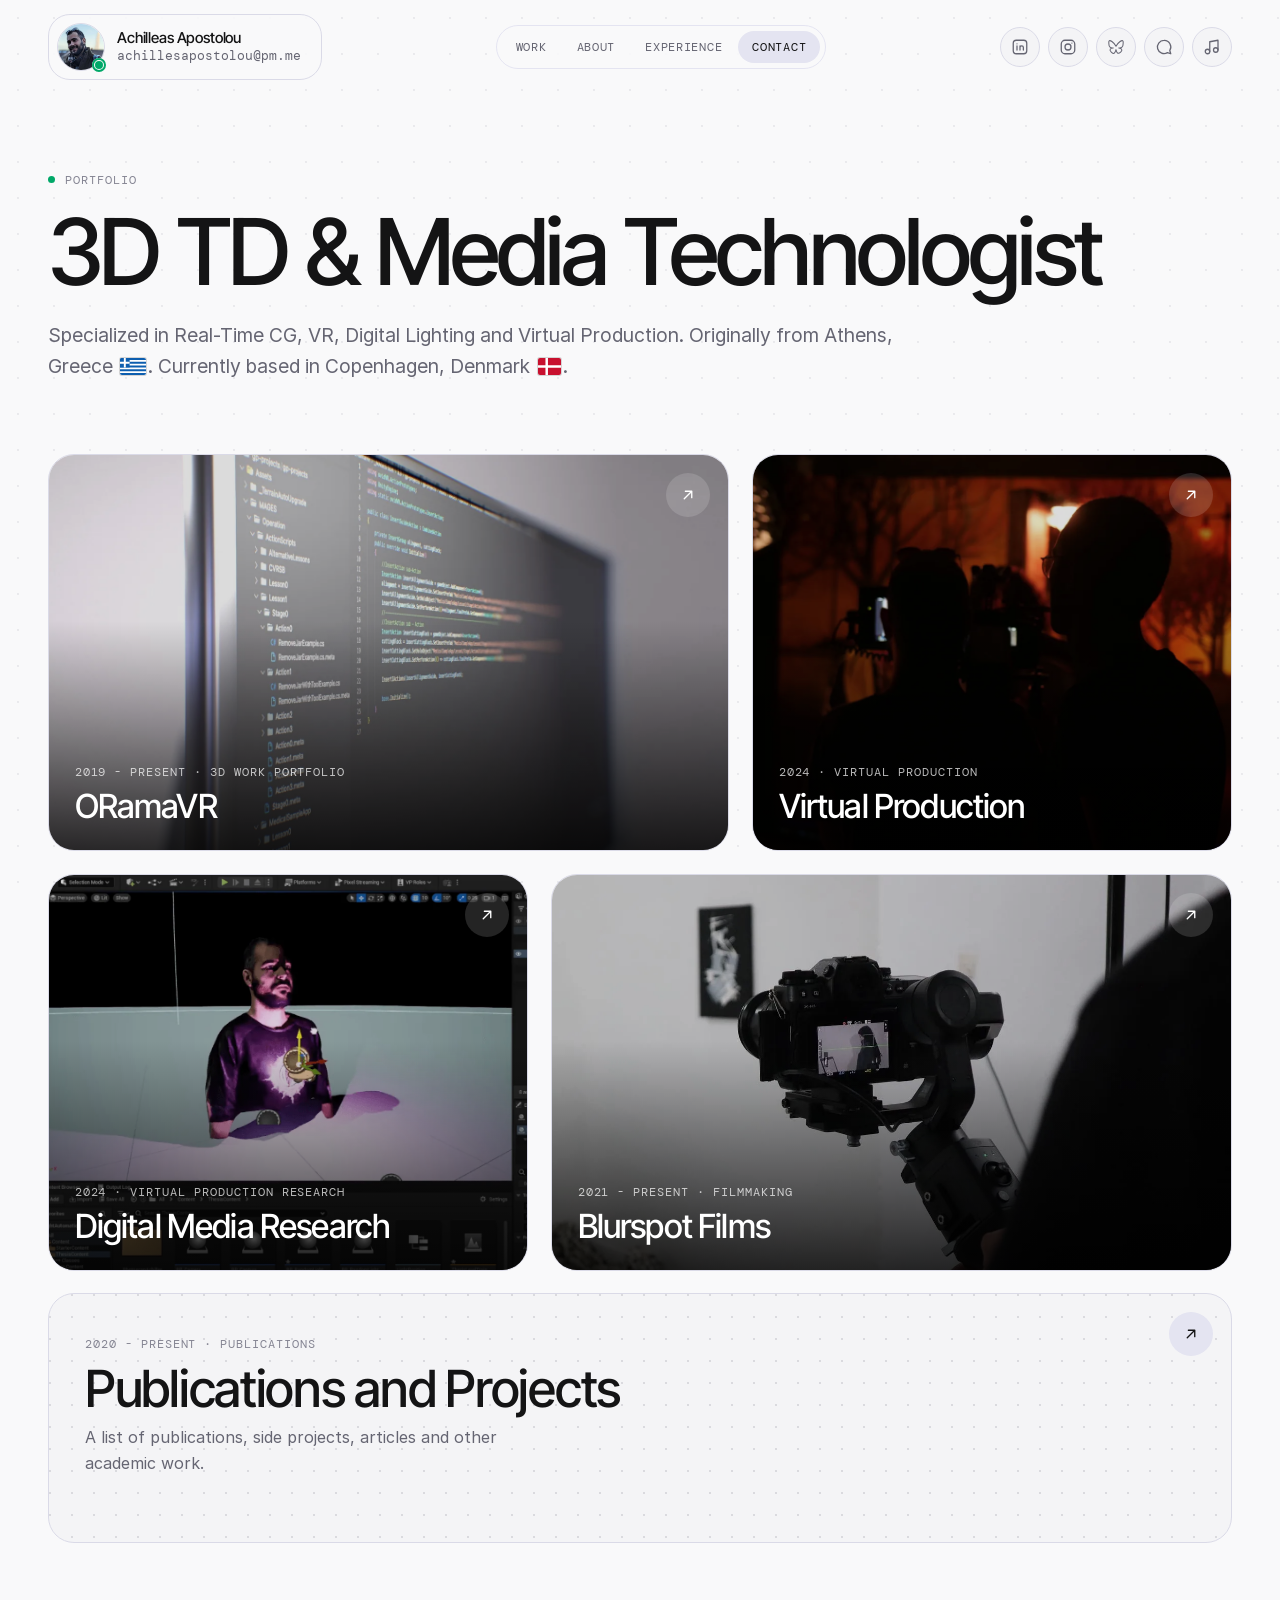
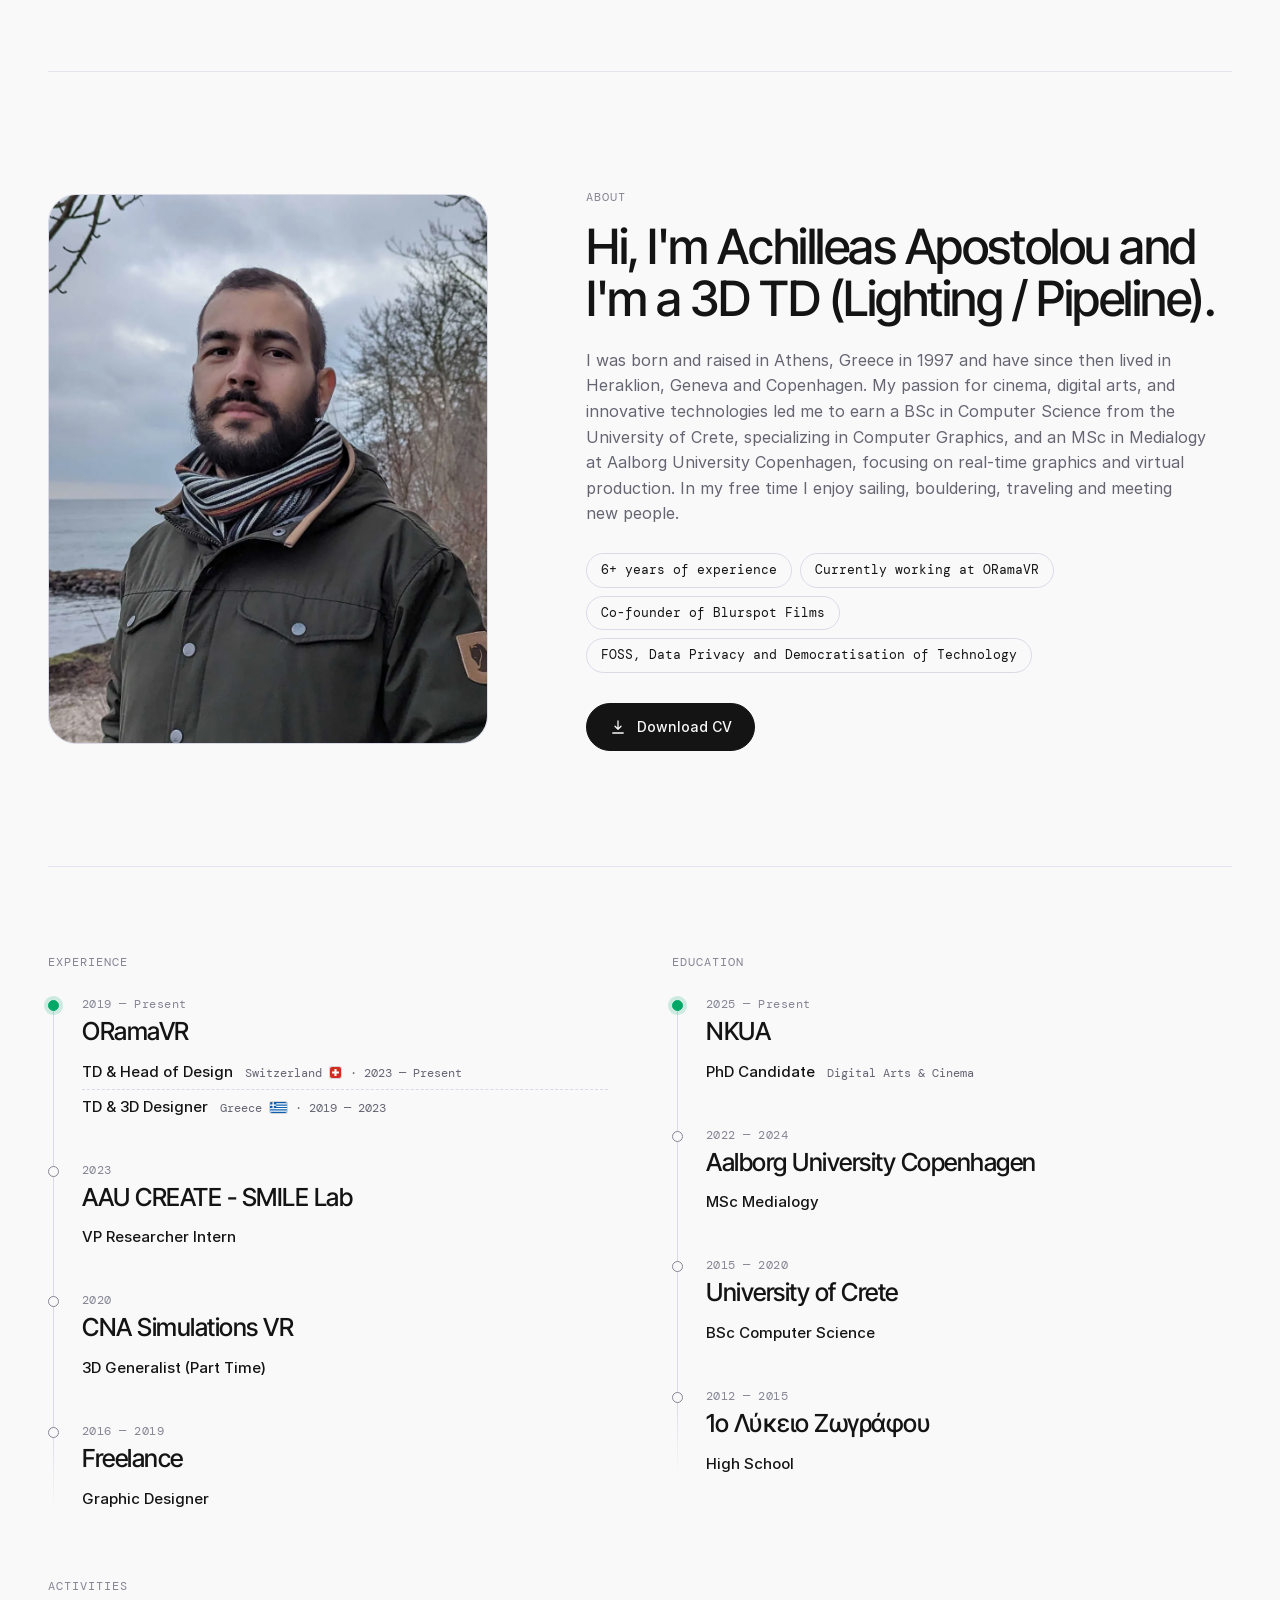
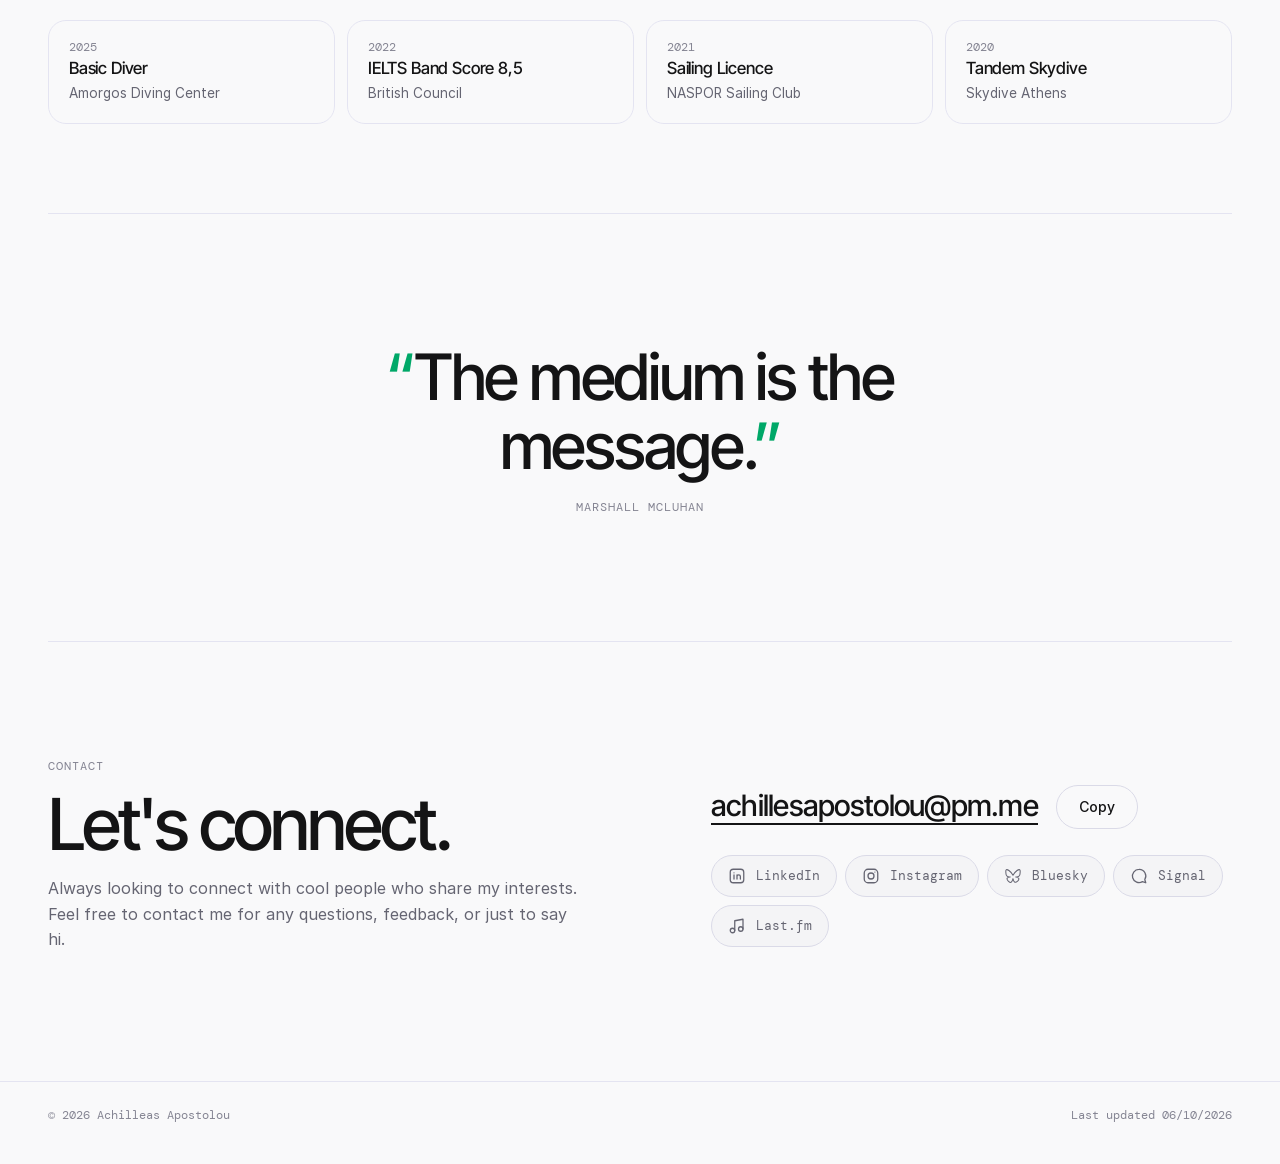
<file: index.html>
<!doctype html>
<html lang="en">
<head>
  <meta charset="utf-8">
  <meta name="viewport" content="width=device-width, initial-scale=1">
  <title>Achilleas Apostolou</title>
  <meta name="description" content="A personal website/portfolio.">
  <meta name="color-scheme" content="dark light">
  <link rel="icon" href="assets/favicon.png">
  <link rel="apple-touch-icon" href="assets/favicon.png">

  <meta property="og:type" content="website">
  <meta property="og:title" content="Achilleas Apostolou">
  <meta property="og:description" content="A personal website/portfolio.">
  <meta property="og:image" content="https://achilleasapostolou.gr/assets/img/og.jpg">
  <meta name="twitter:card" content="summary_large_image">

  <link rel="preload" href="assets/img/avatar.webp" as="image">
  <link rel="stylesheet" href="css/fonts.css">
  <link rel="stylesheet" href="css/style.css">
</head>
<body>
  <canvas id="field" aria-hidden="true"></canvas>
  <div id="glow" aria-hidden="true"></div>

  <header class="bar" id="top">
    <div class="profile" id="profile"></div>
    <nav class="nav" aria-label="Sections">
      <a href="#work">Work</a>
      <a href="#about">About</a>
      <a href="#cv">Experience</a>
      <a href="#contact">Contact</a>
    </nav>
    <div class="socials" id="socials-top"></div>
    <button class="menu-btn" id="menu-btn" type="button" aria-label="Menu" aria-expanded="false" aria-controls="menu"><span></span><span></span></button>
    <div class="menu" id="menu" aria-label="Menu"></div>
  </header>

  <main>
    <section class="hero" id="hero">
      <p class="eyebrow reveal">Portfolio</p>
      <h1 class="reveal" id="headline"></h1>
      <p class="intro reveal" id="intro"></p>
    </section>

    <section class="work" id="work" aria-label="Selected work">
      <div class="work-grid" id="work-grid"></div>
    </section>

    <section class="about" id="about">
      <figure class="portrait reveal"><img id="portrait" alt="Portrait of Achilleas Apostolou" decoding="async"></figure>
      <div class="about-text reveal">
        <p class="eyebrow">About</p>
        <h2 id="about-title"></h2>
        <p id="about-text"></p>
        <ul class="facts" id="facts"></ul>
        <a class="btn" id="cv-btn" target="_blank" rel="noopener"></a>
      </div>
    </section>

    <section class="cv" id="cv">
      <div class="cv-col reveal"><h3>Experience</h3><ol class="timeline" id="experience"></ol></div>
      <div class="cv-col reveal"><h3>Education</h3><ol class="timeline" id="education"></ol></div>
      <div class="cv-extra reveal"><h3>Activities</h3><ul class="acts" id="activities"></ul></div>
    </section>

    <section class="quote reveal" aria-label="Quote">
      <blockquote><p id="quote-text"></p><footer id="quote-by"></footer></blockquote>
    </section>

    <section class="contact" id="contact">
      <div class="contact-main">
        <p class="eyebrow reveal">Contact</p>
        <h2 class="reveal" id="contact-title"></h2>
        <p class="reveal" id="contact-text"></p>
      </div>
      <div class="contact-side">
        <div class="contact-row reveal">
          <a class="mail" id="contact-mail"></a>
          <button class="btn ghost" id="copy-mail" type="button">Copy</button>
        </div>
        <div class="socials big reveal" id="socials-contact"></div>
      </div>
    </section>
  </main>

  <footer class="foot">
    <span id="foot-name"></span>
    <span id="foot-updated"></span>
  </footer>

  <dialog id="modal" aria-labelledby="modal-title">
    <div class="modal-scroll" id="modal-scroll">
      <a class="close" id="modal-close" href="#" aria-label="Close project">
        <svg viewBox="0 0 24 24" aria-hidden="true"><path d="M6 6l12 12M18 6L6 18"/></svg>
      </a>
      <div id="modal-body"></div>
    </div>
  </dialog>

  <dialog id="lightbox" aria-label="Image preview"><img alt=""></dialog>
  <a class="to-top" id="to-top" href="#top" aria-label="Back to top"><svg viewBox="0 0 24 24" aria-hidden="true"><path d="M12 19V5m0 0l-6 6m6-6l6 6"/></svg></a>
  <div id="toast" role="status" aria-live="polite"></div>

  <noscript>
    <p style="padding:2rem;font-family:sans-serif">Achilleas Apostolou — 3D TD &amp; Media Technologist. Enable JavaScript to view this site, or write to achillesapostolou@pm.me.</p>
  </noscript>

  <!-- Anonymous, cookie-free visit counter (https://achilleras.goatcounter.com) -->
  <script data-goatcounter="https://achilleras.goatcounter.com/count"
          async src="https://gc.zgo.at/count.js"></script>
  <script src="js/app.js" defer></script>
</body>
</html>
</file>
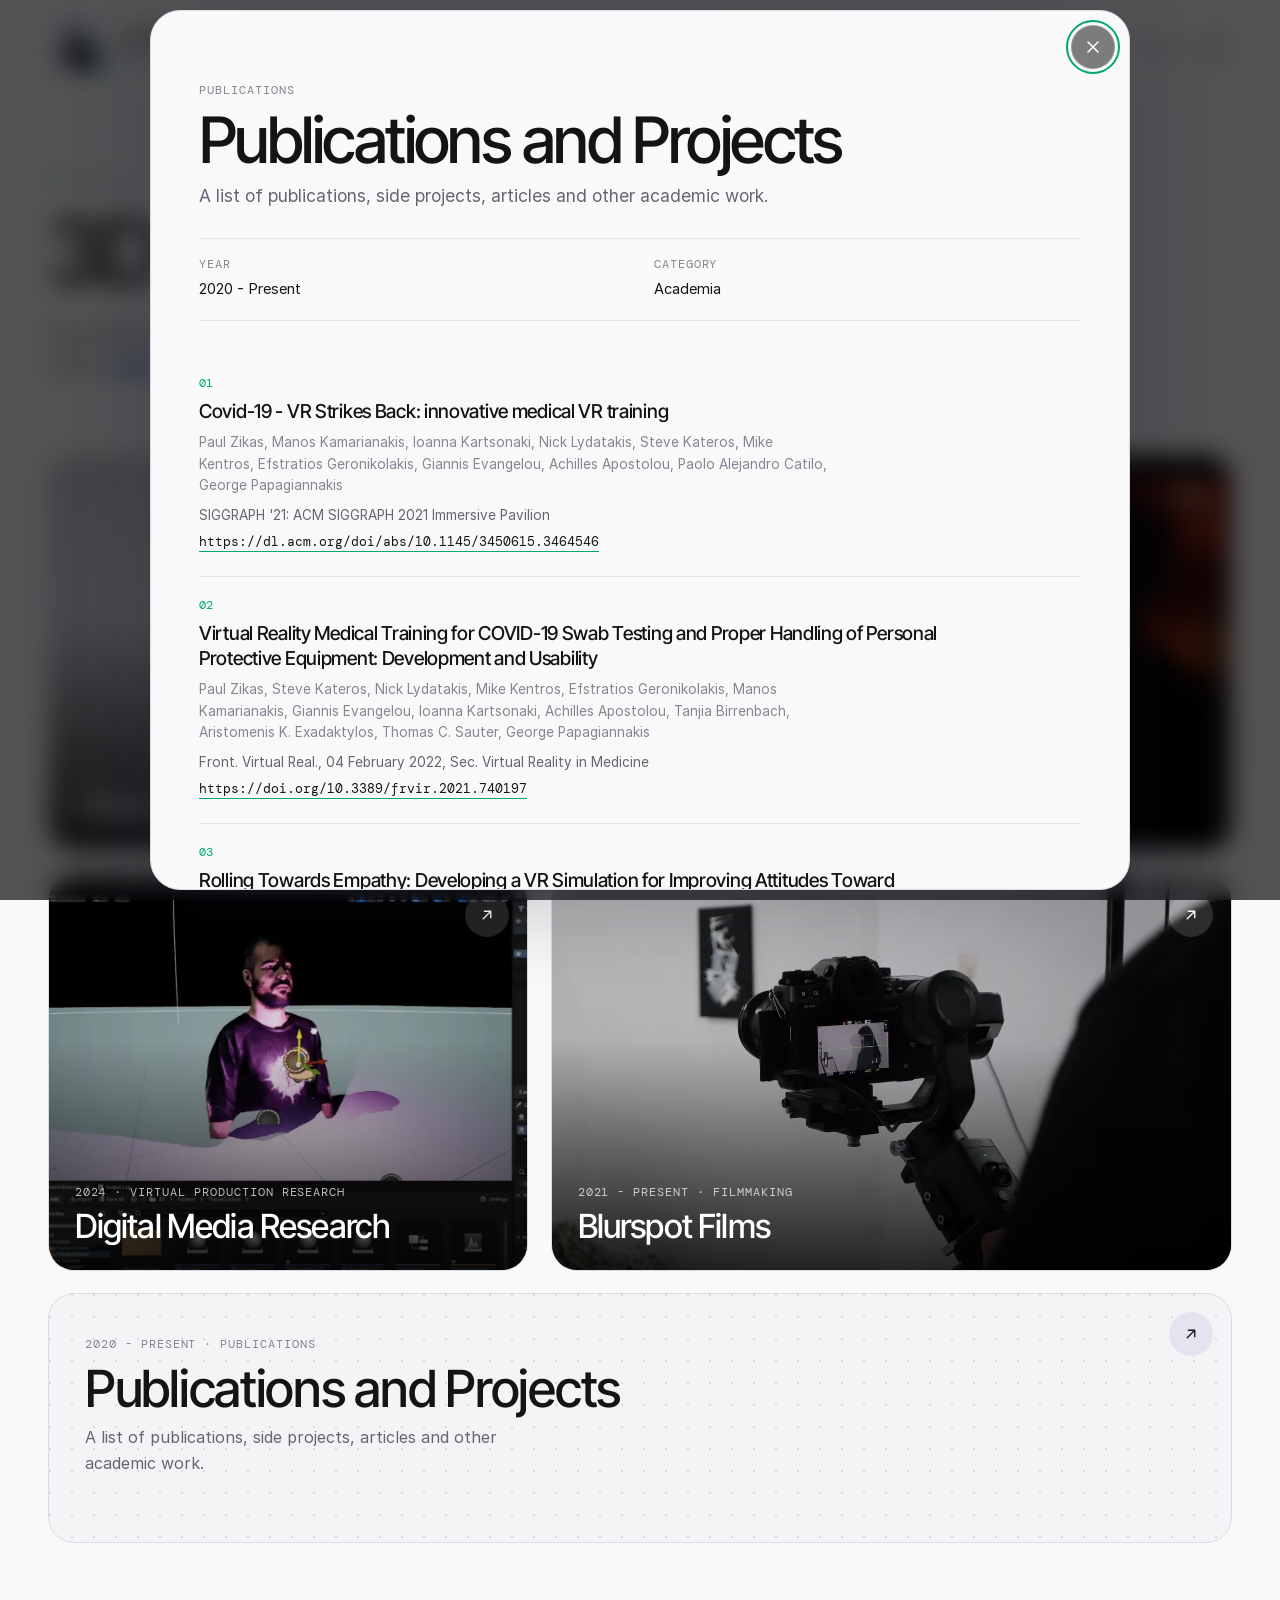
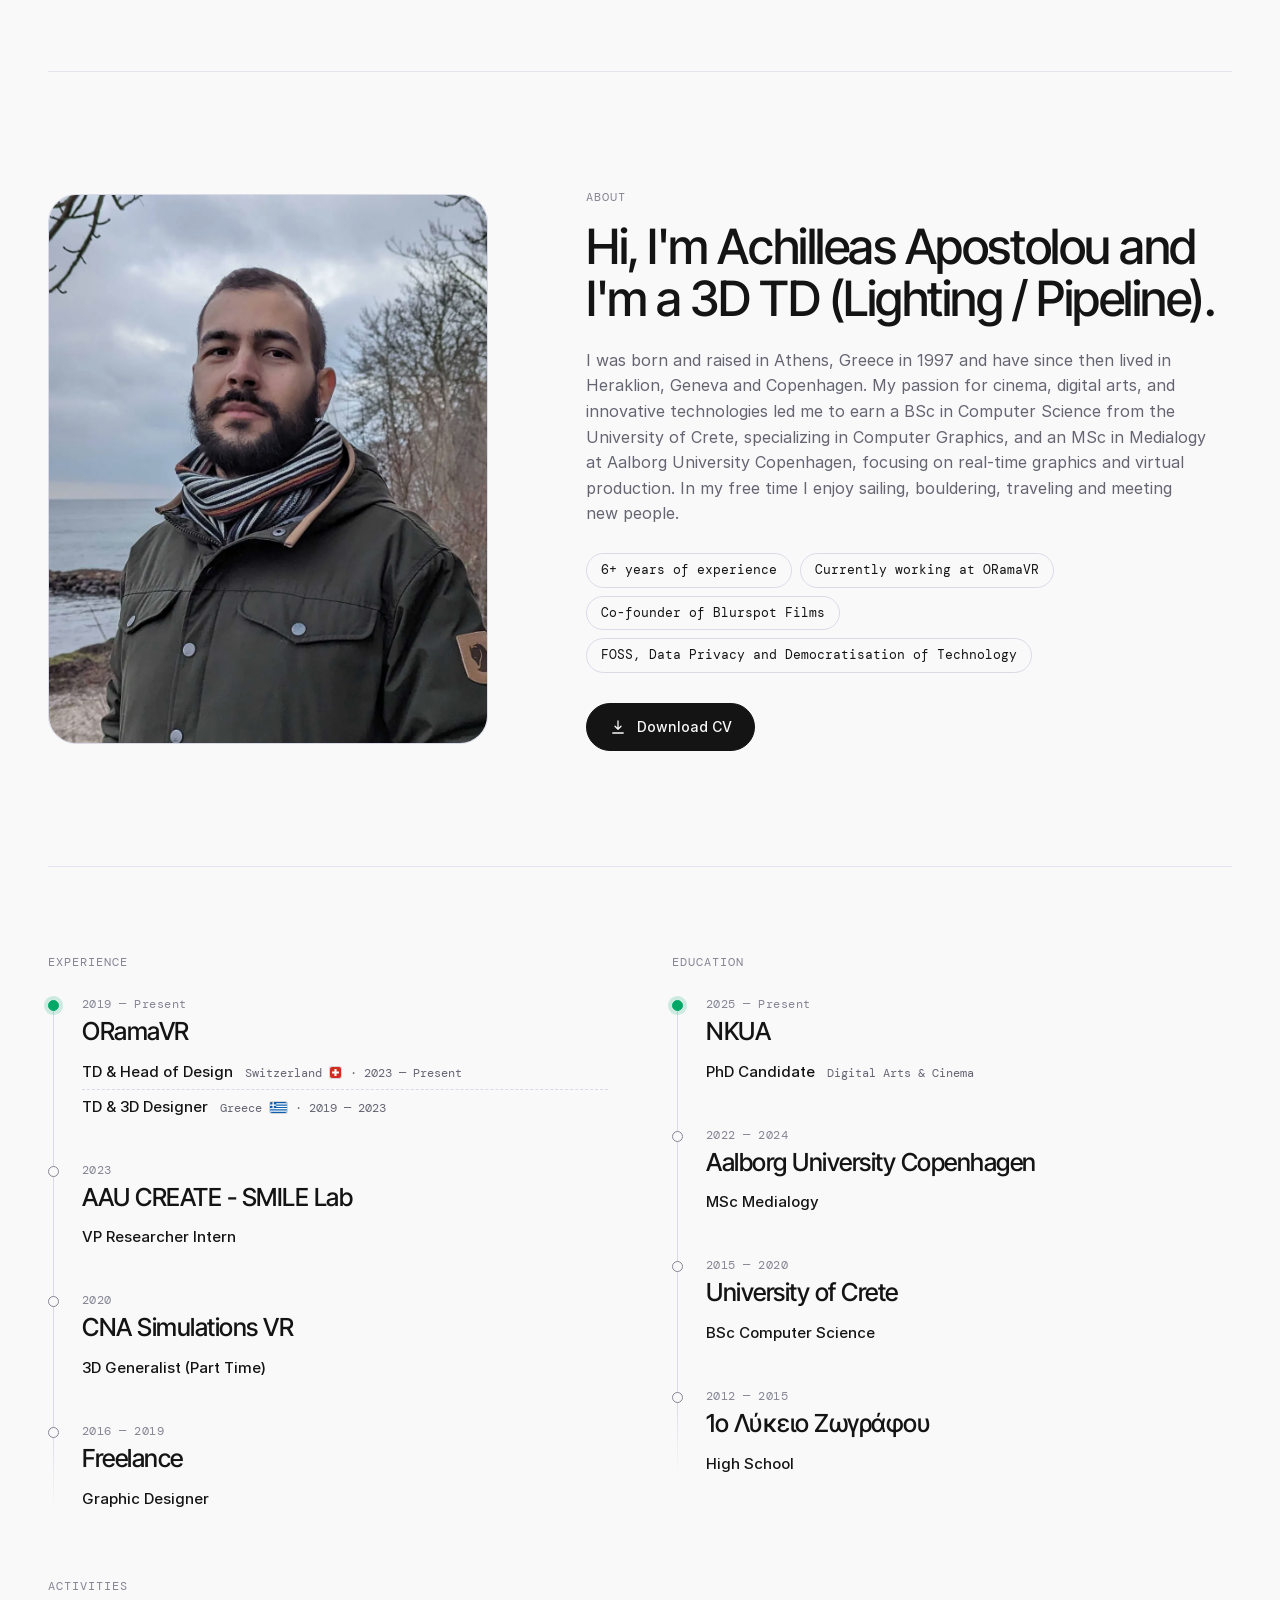
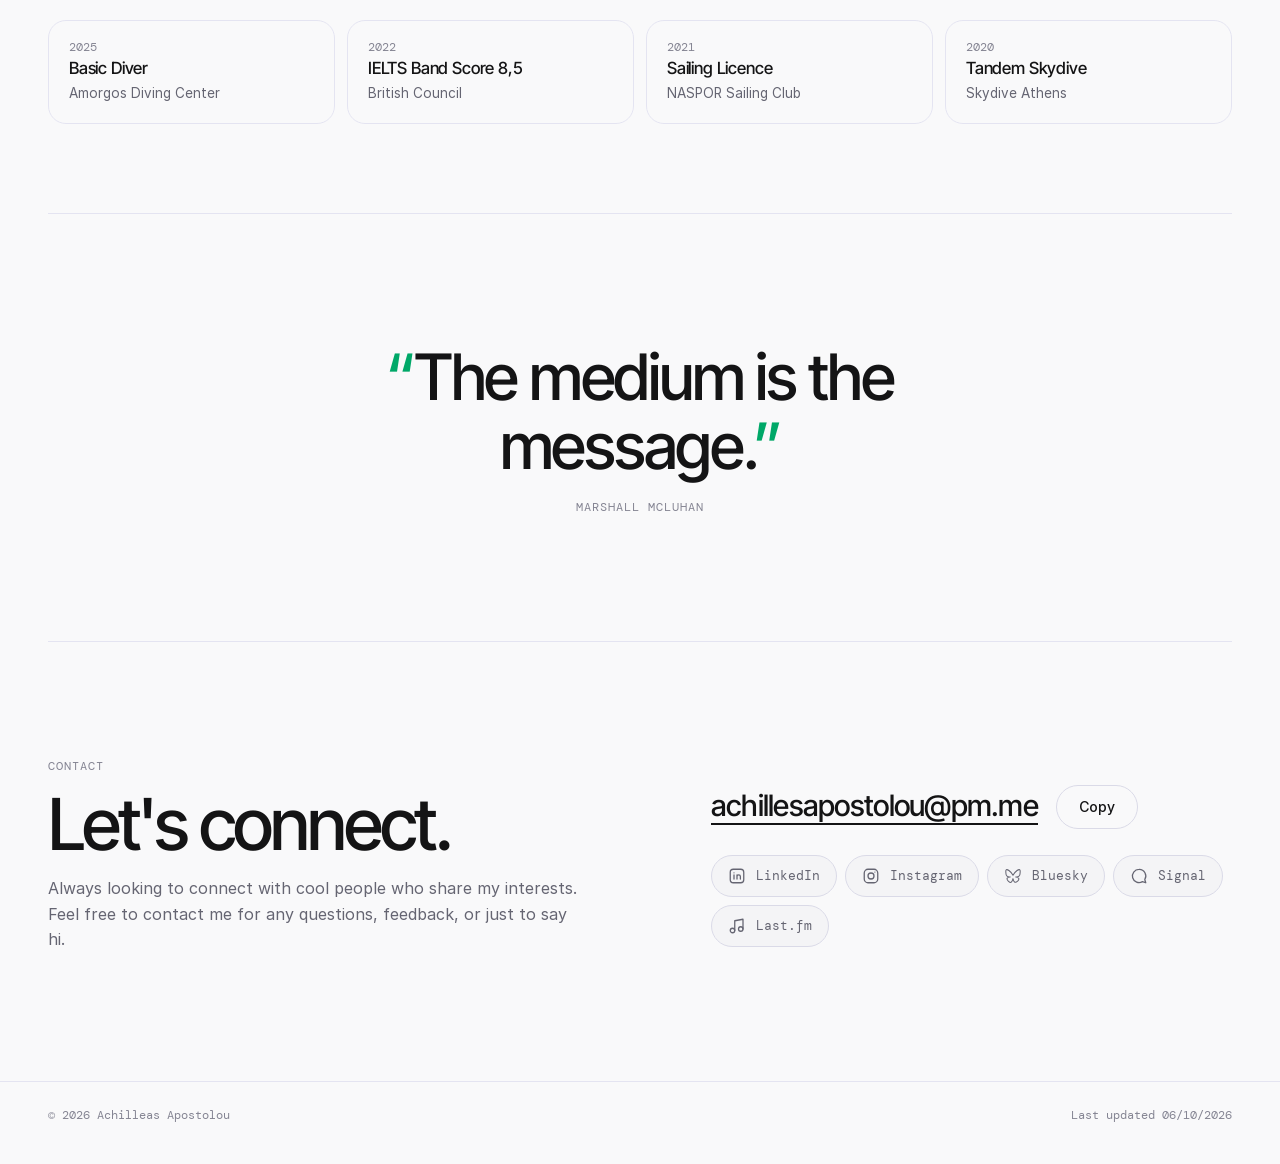
<file: academia/index.html>
<!doctype html>
<html lang="en">
<head>
<meta charset="utf-8">
<title>Redirecting…</title>
<meta name="robots" content="noindex">
<meta http-equiv="refresh" content="0; url=/#/publications">
<script>location.replace("/#/publications");</script>
</head>
<body><a href="/#/publications">Continue to the project</a></body>
</html>
</file>
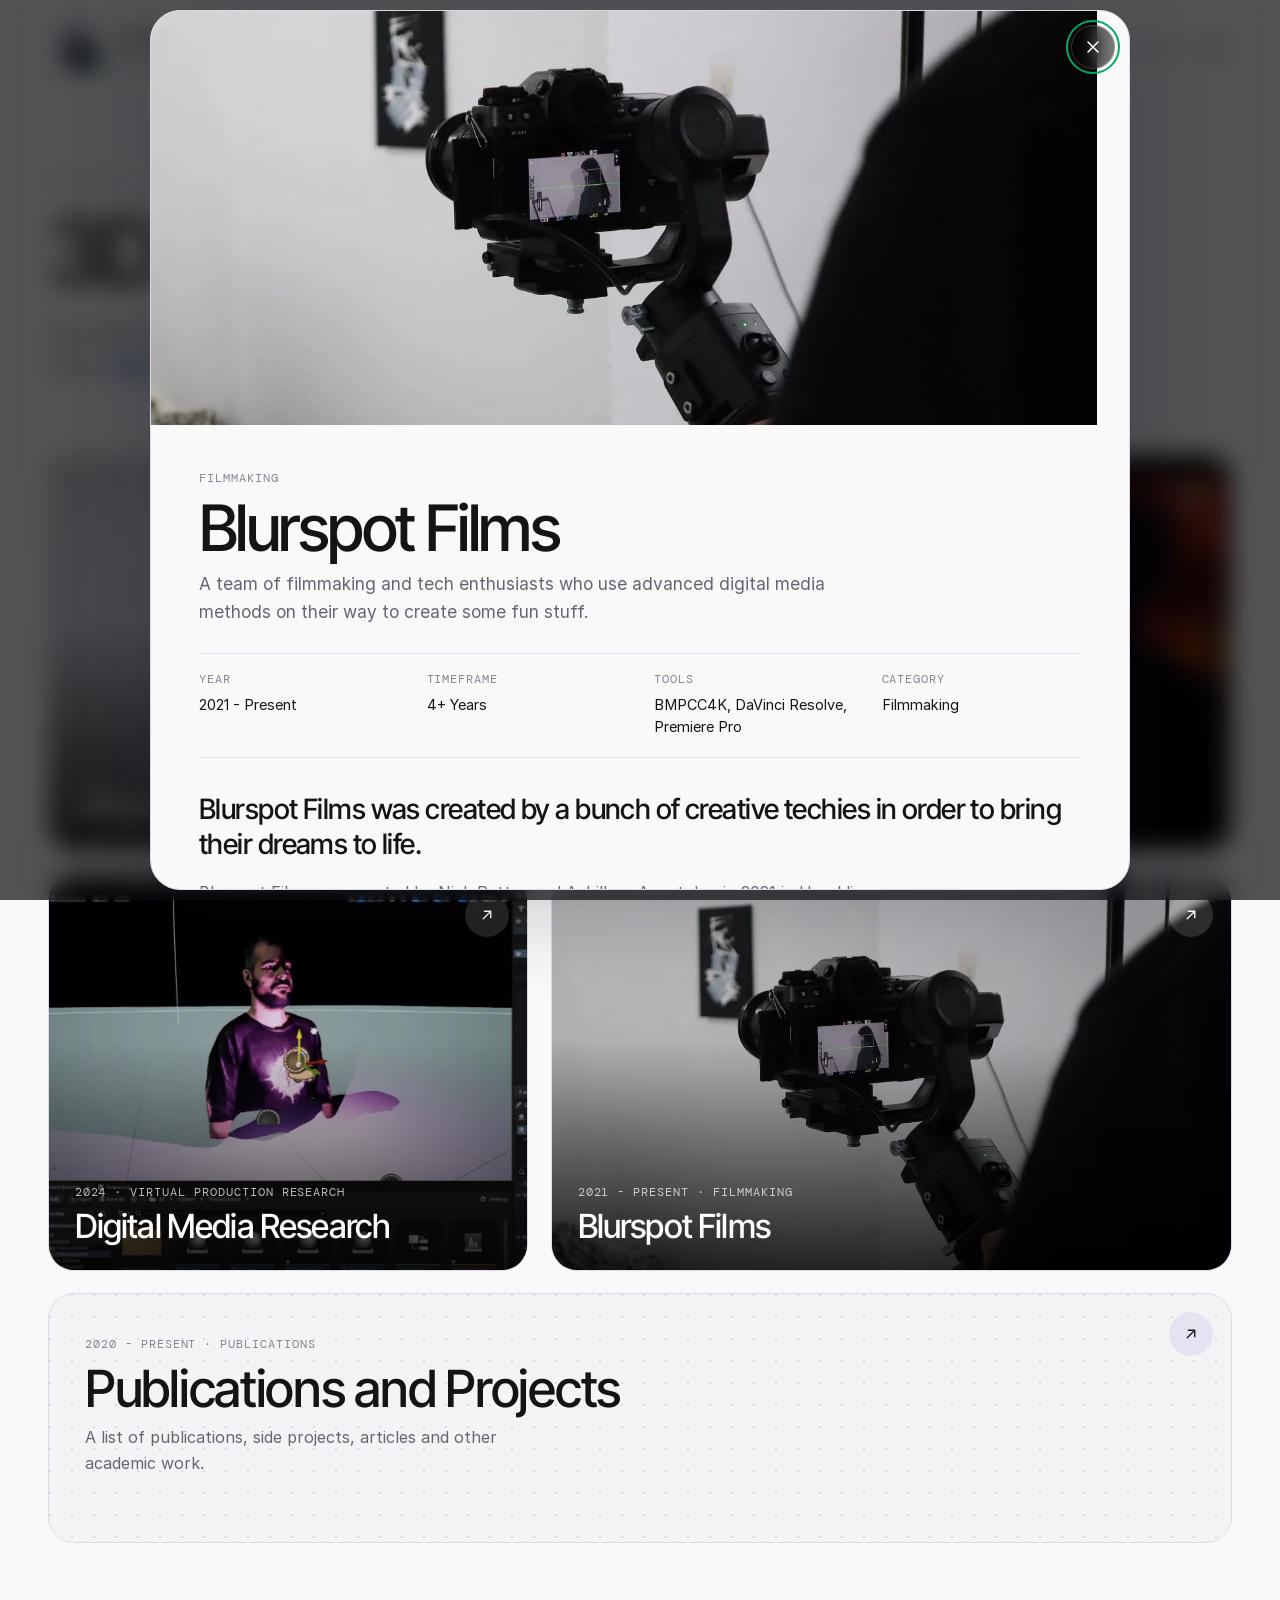
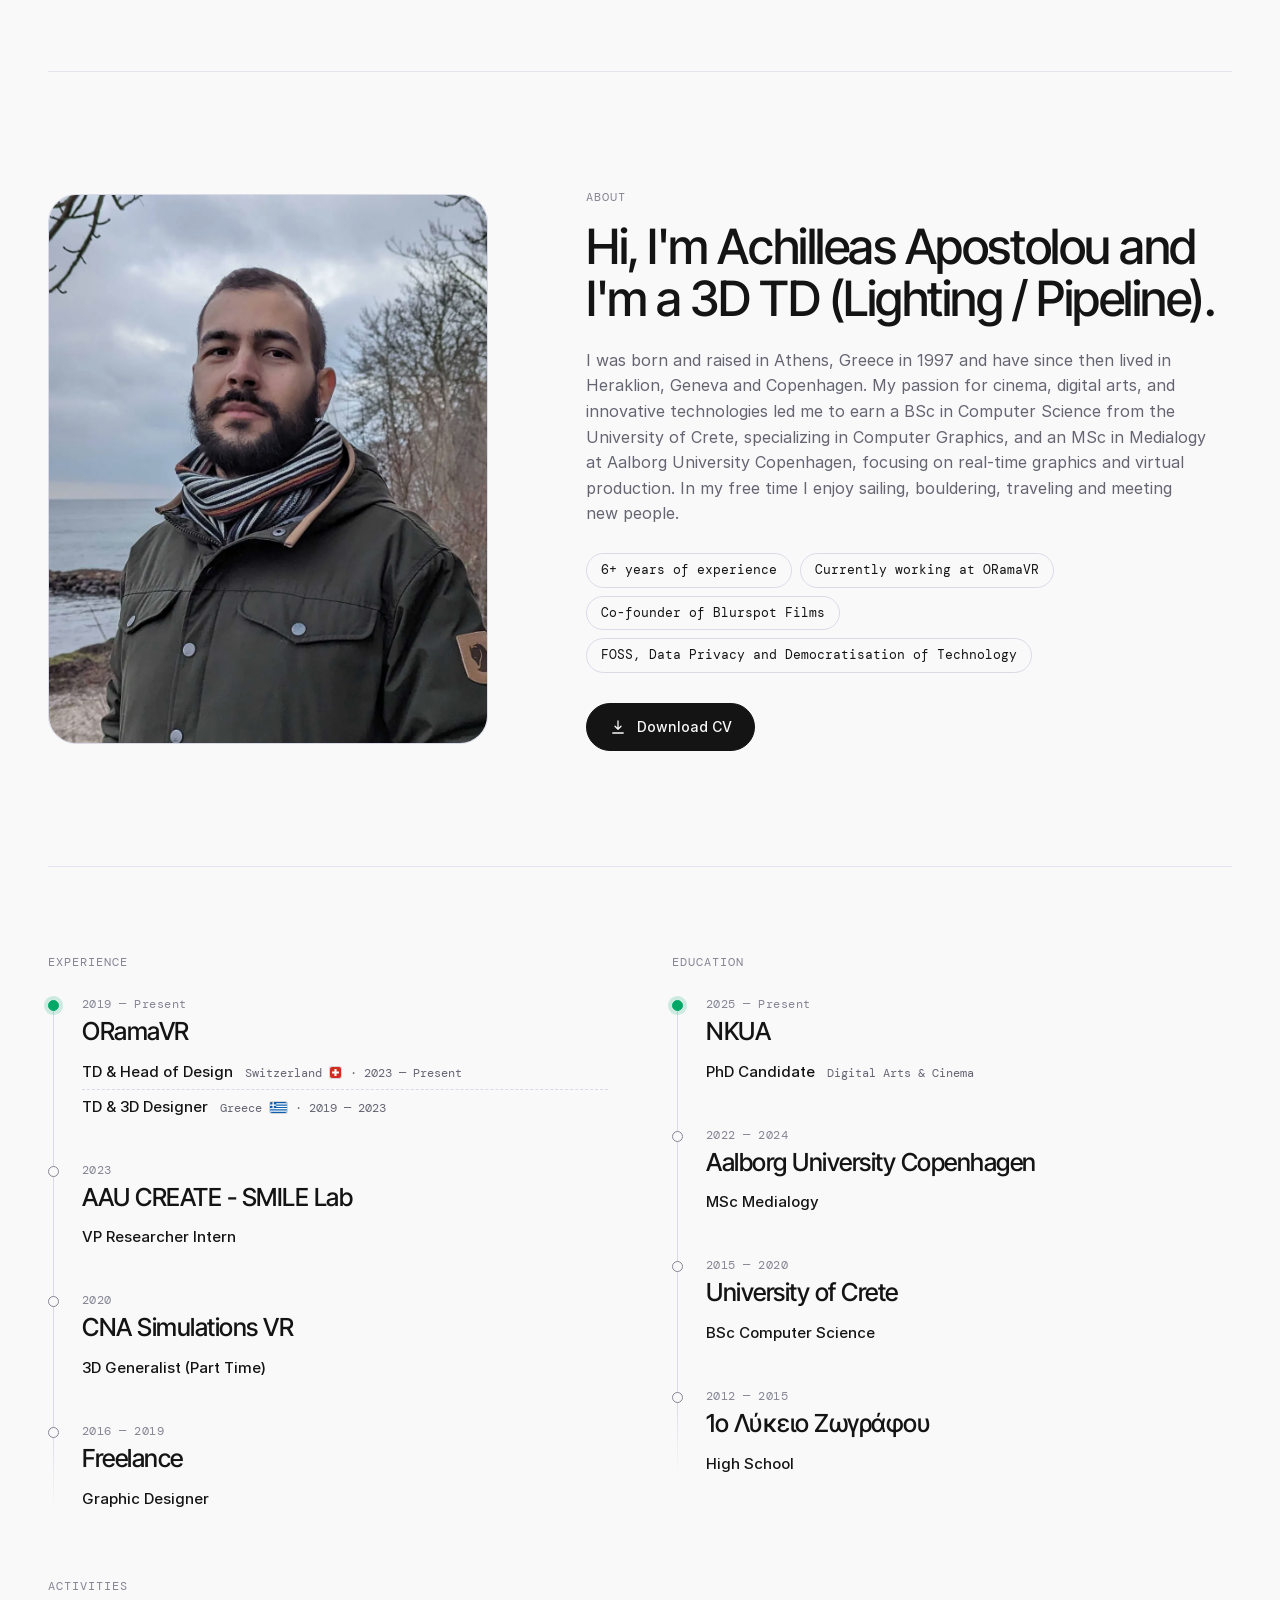
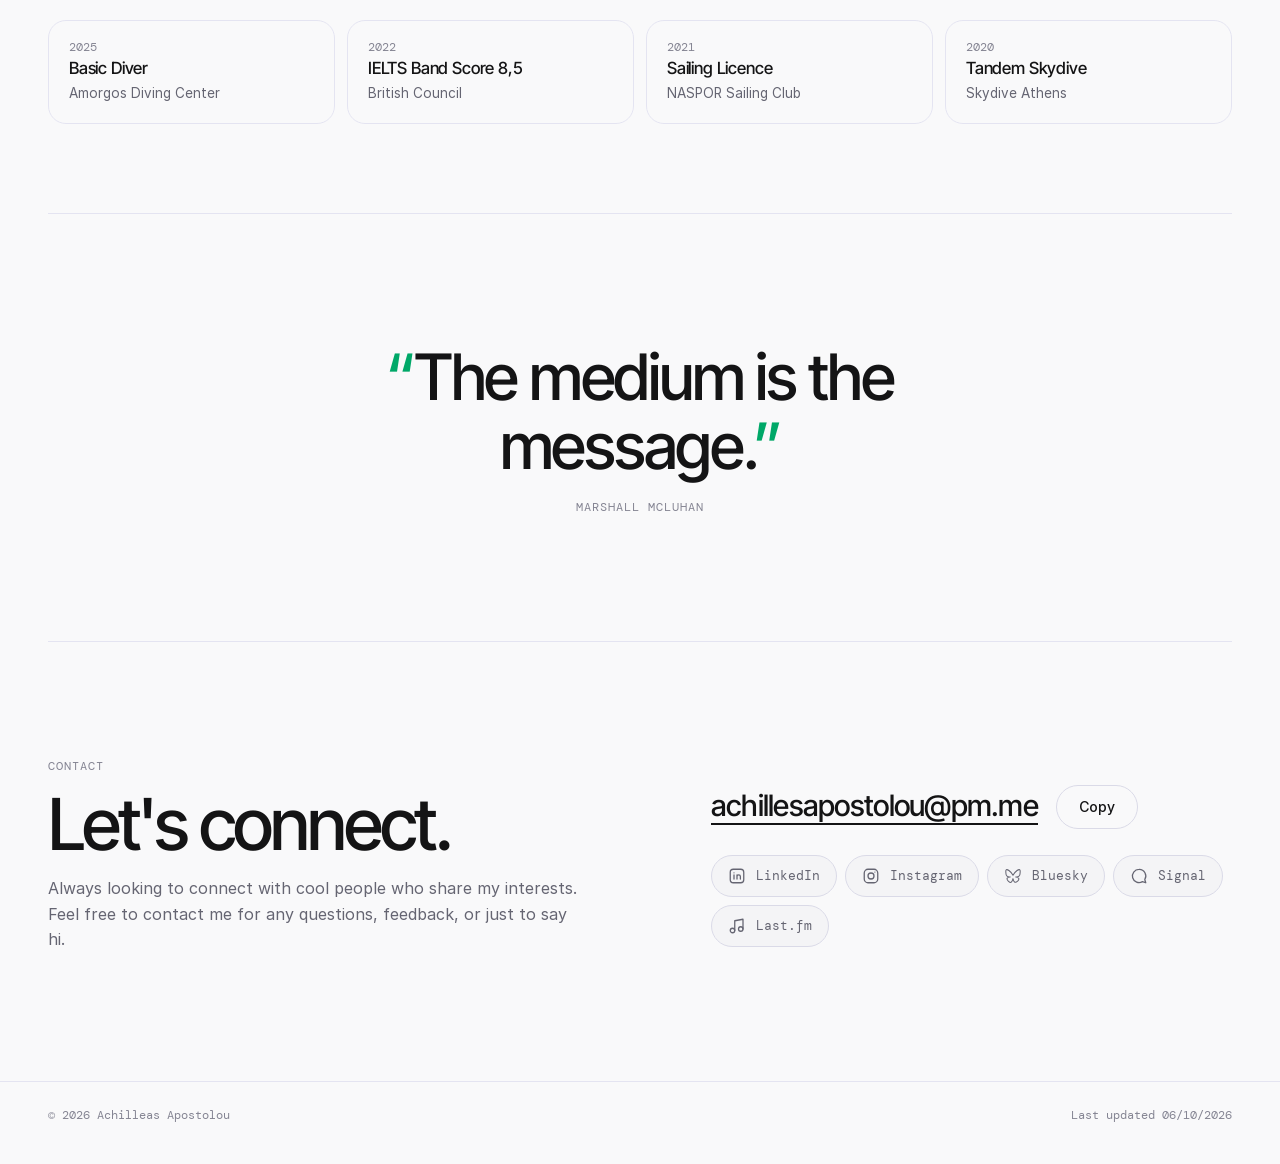
<file: works/blurspot/index.html>
<!doctype html>
<html lang="en">
<head>
<meta charset="utf-8">
<title>Redirecting…</title>
<meta name="robots" content="noindex">
<meta http-equiv="refresh" content="0; url=/#/blurspot">
<script>location.replace("/#/blurspot");</script>
</head>
<body><a href="/#/blurspot">Continue to the project</a></body>
</html>
</file>
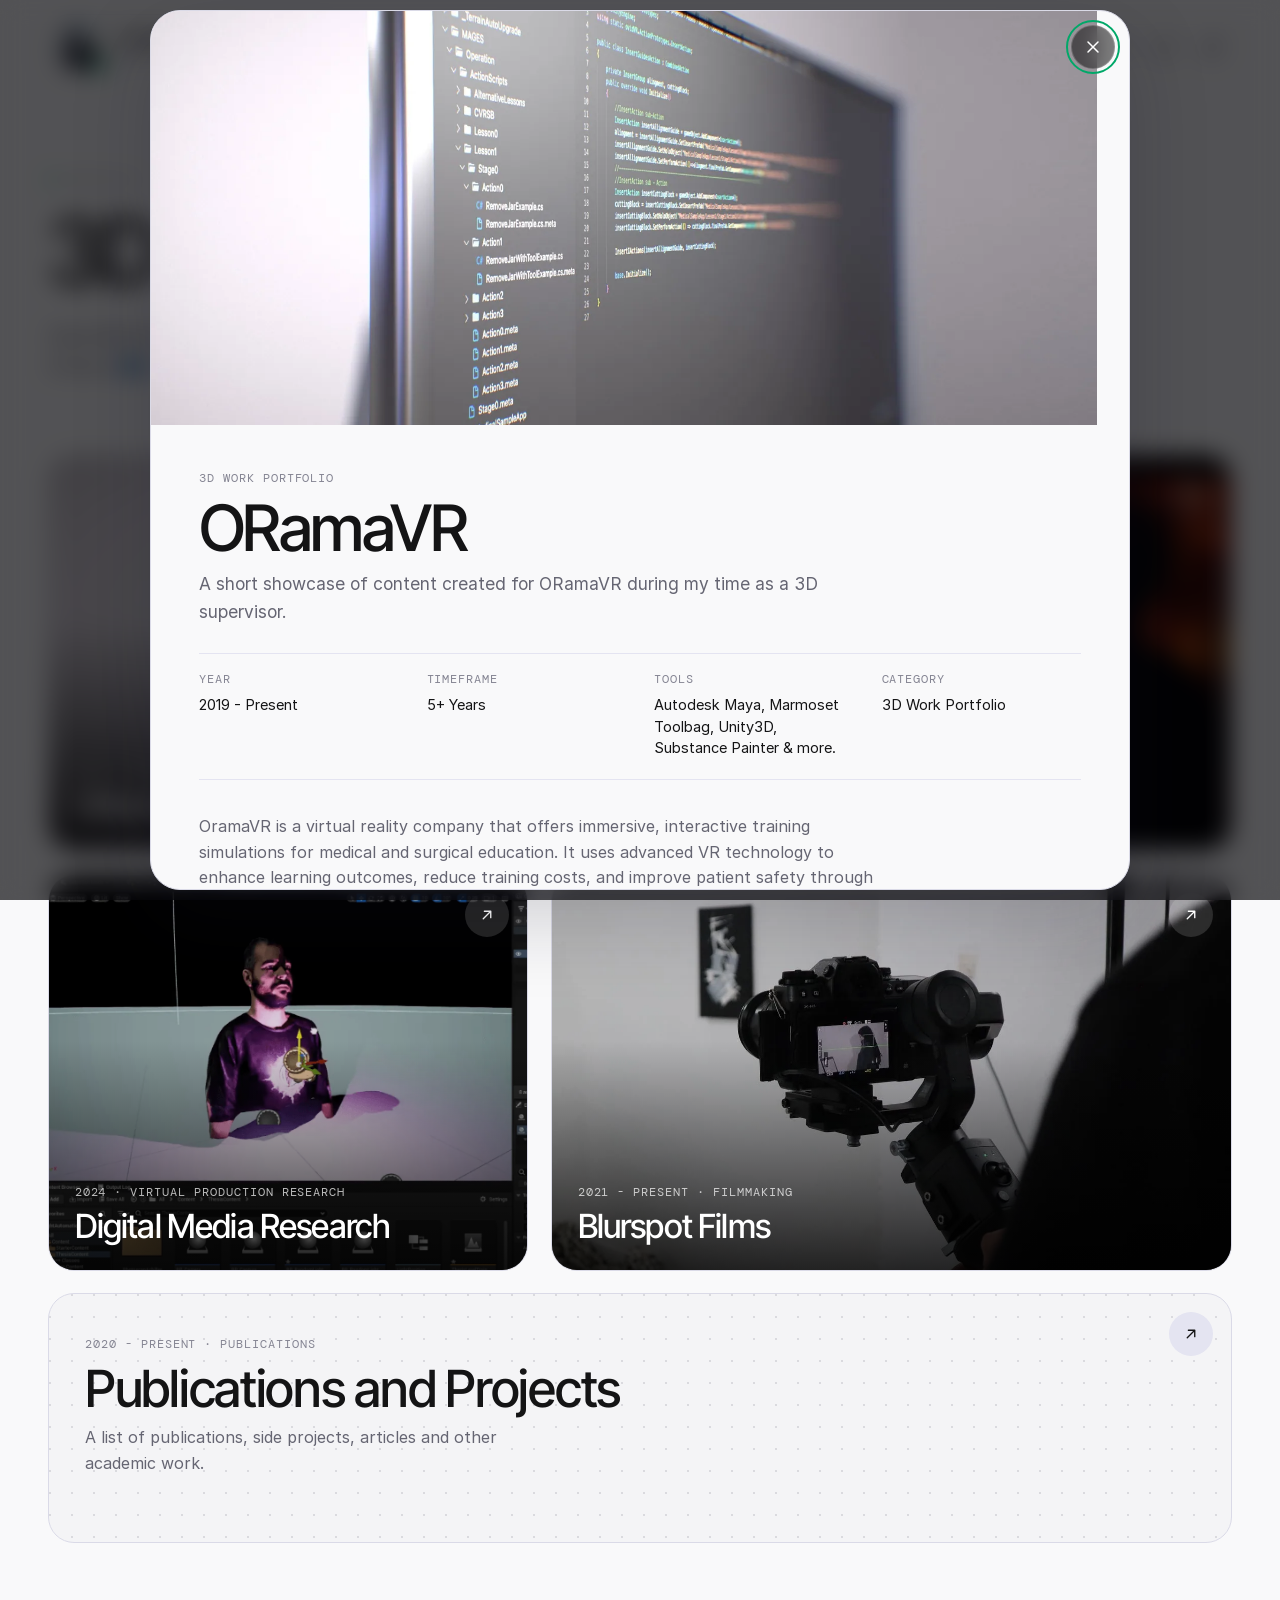
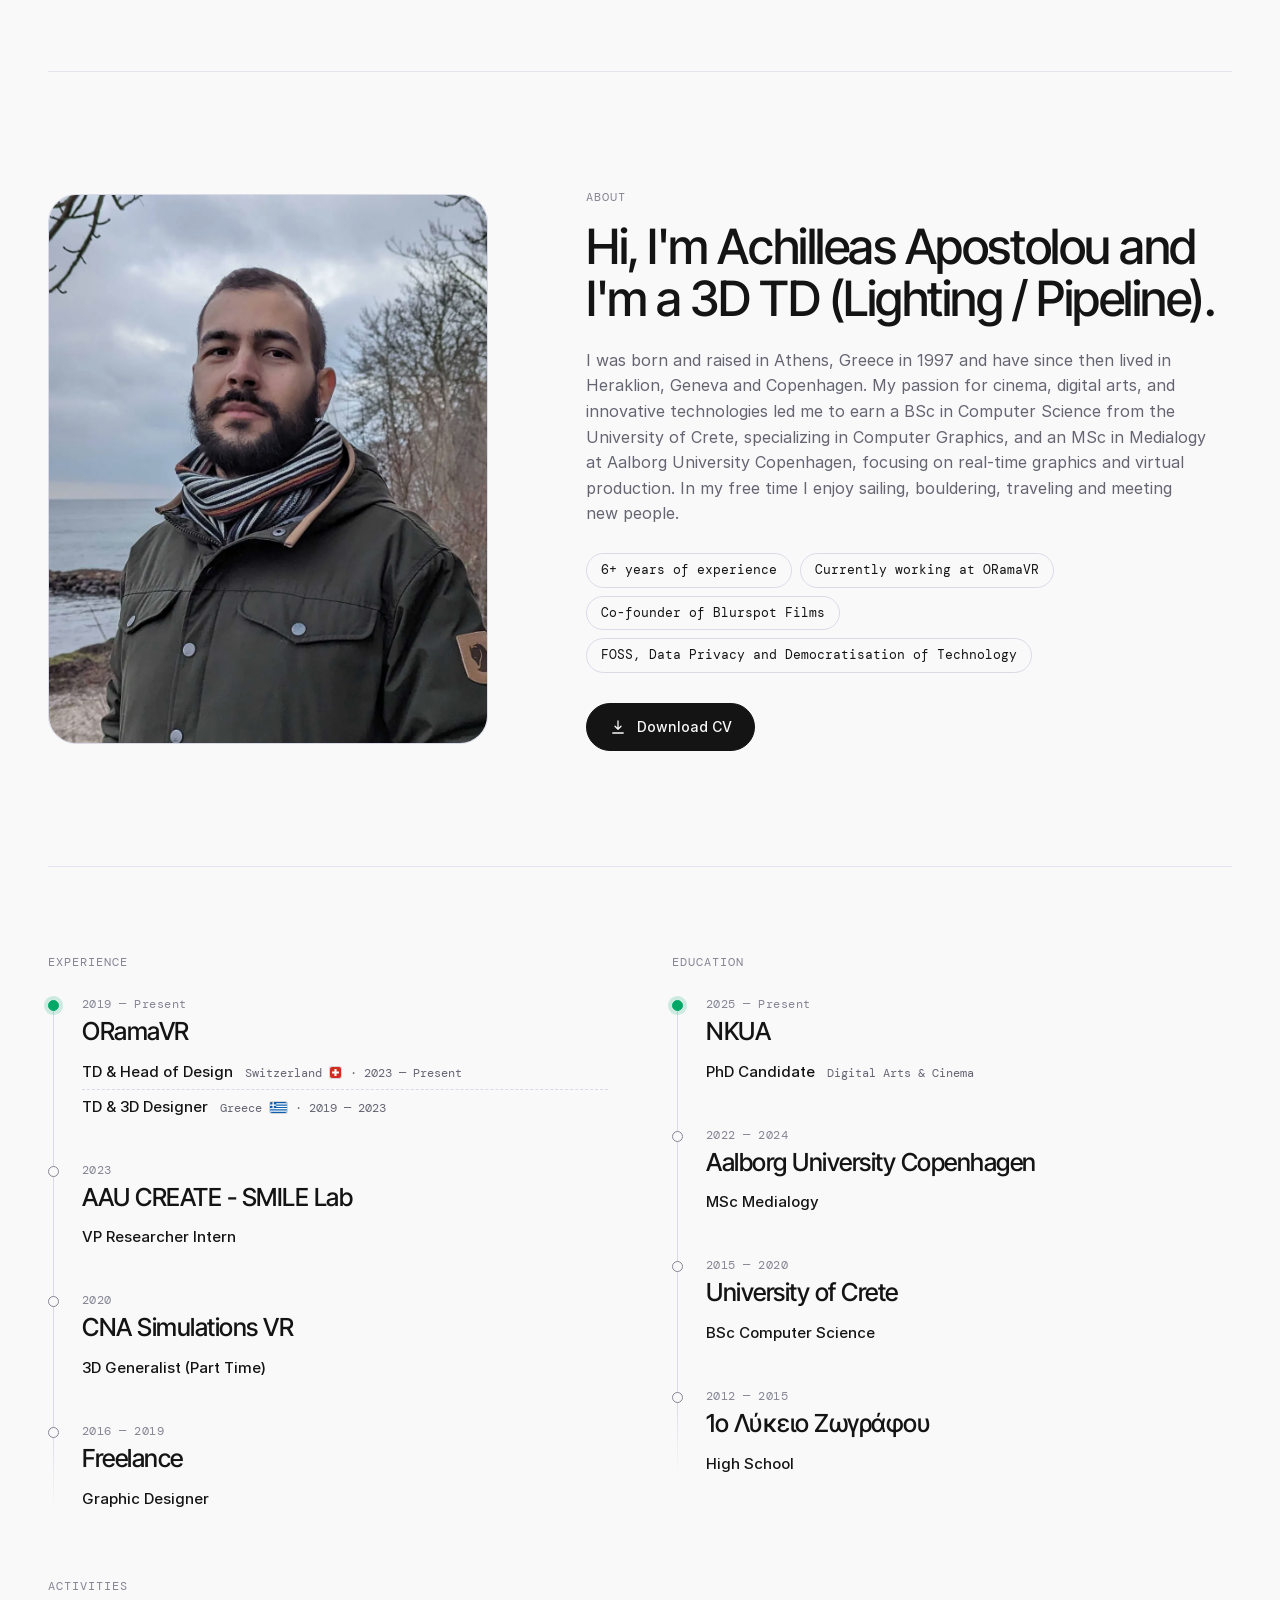
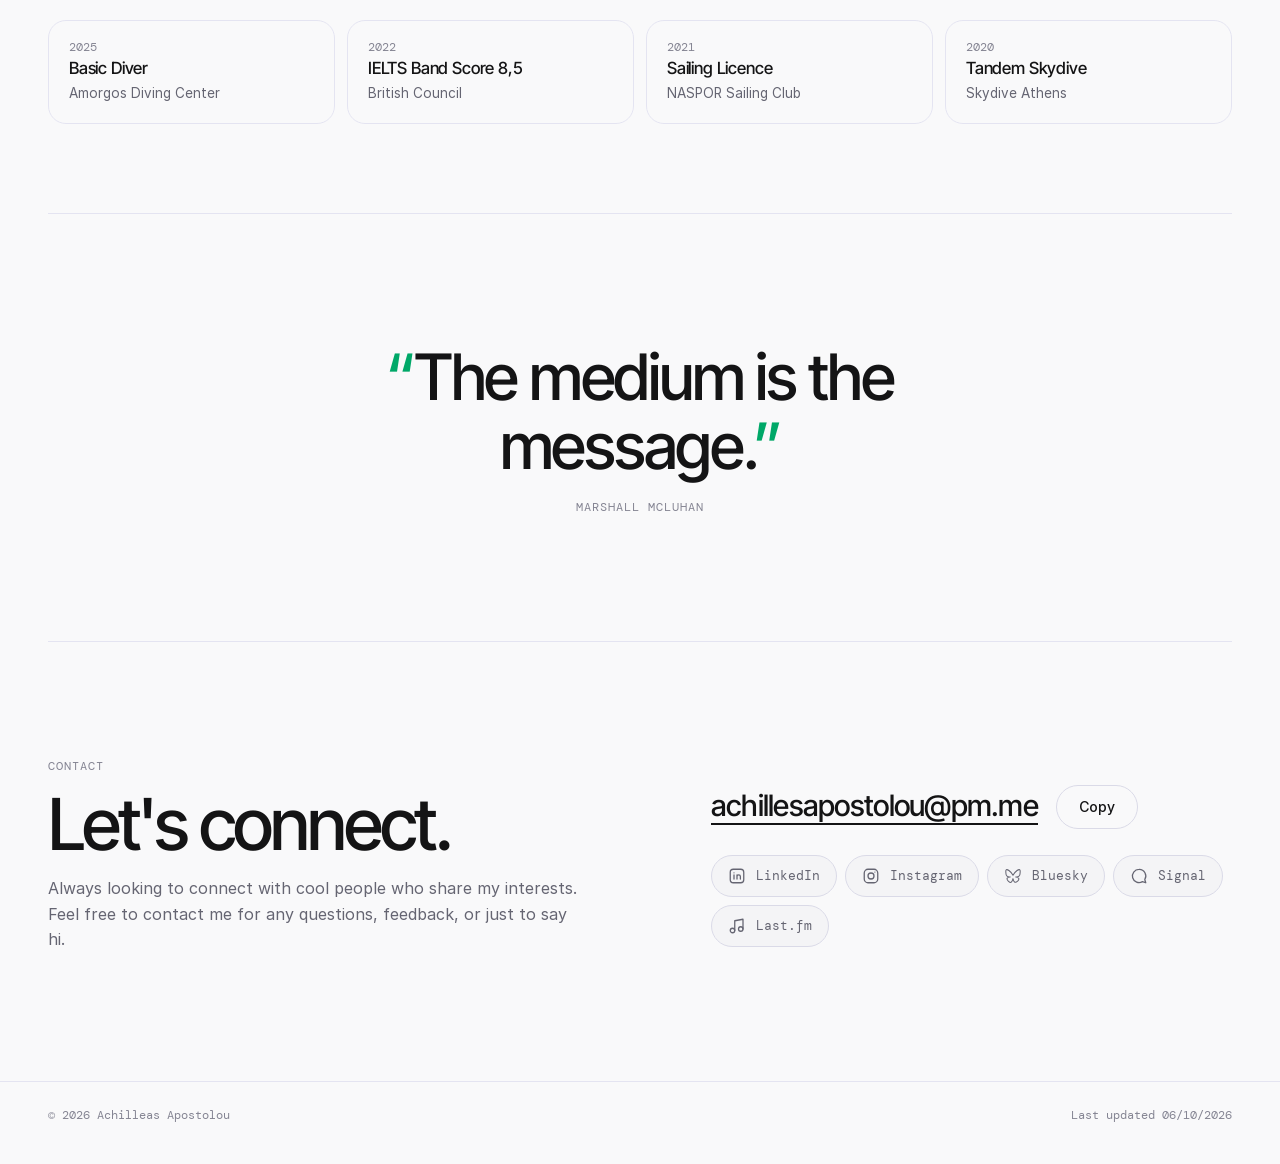
<file: works/oramavr/index.html>
<!doctype html>
<html lang="en">
<head>
<meta charset="utf-8">
<title>Redirecting…</title>
<meta name="robots" content="noindex">
<meta http-equiv="refresh" content="0; url=/#/oramavr">
<script>location.replace("/#/oramavr");</script>
</head>
<body><a href="/#/oramavr">Continue to the project</a></body>
</html>
</file>
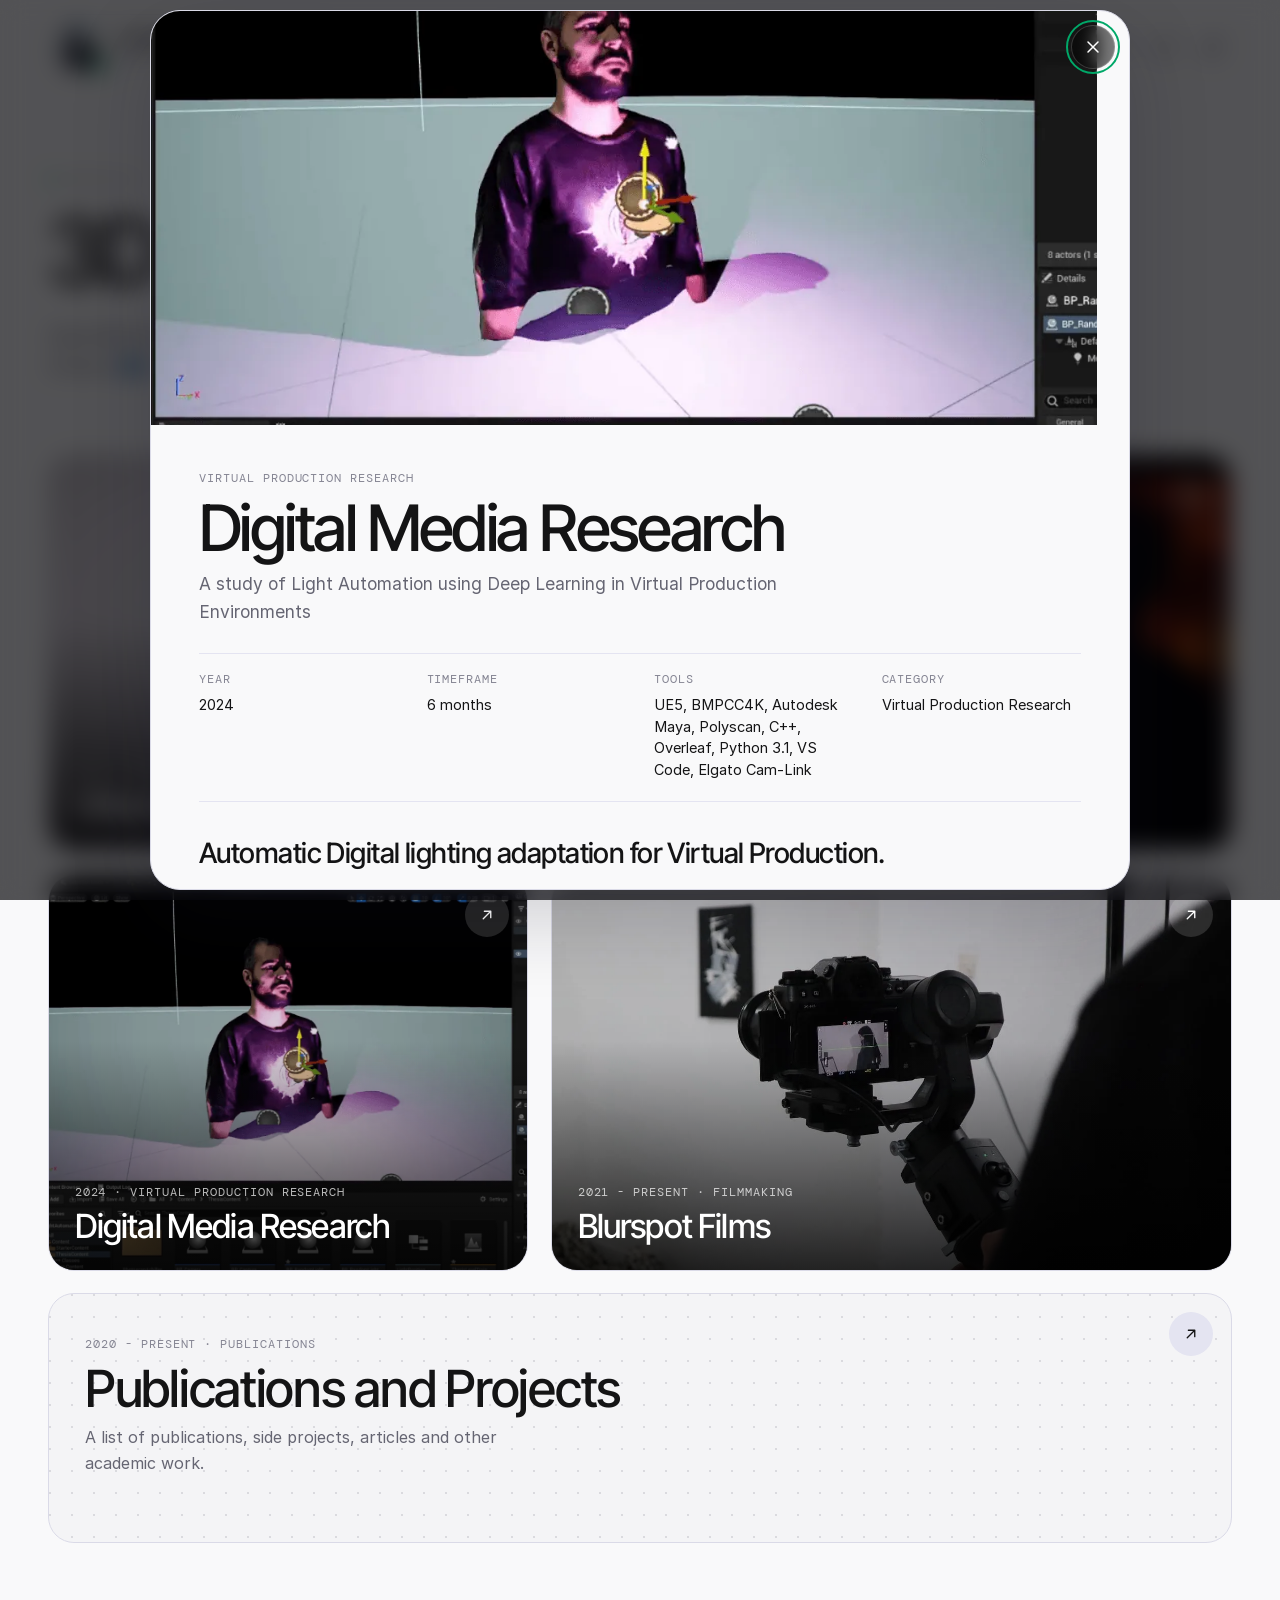
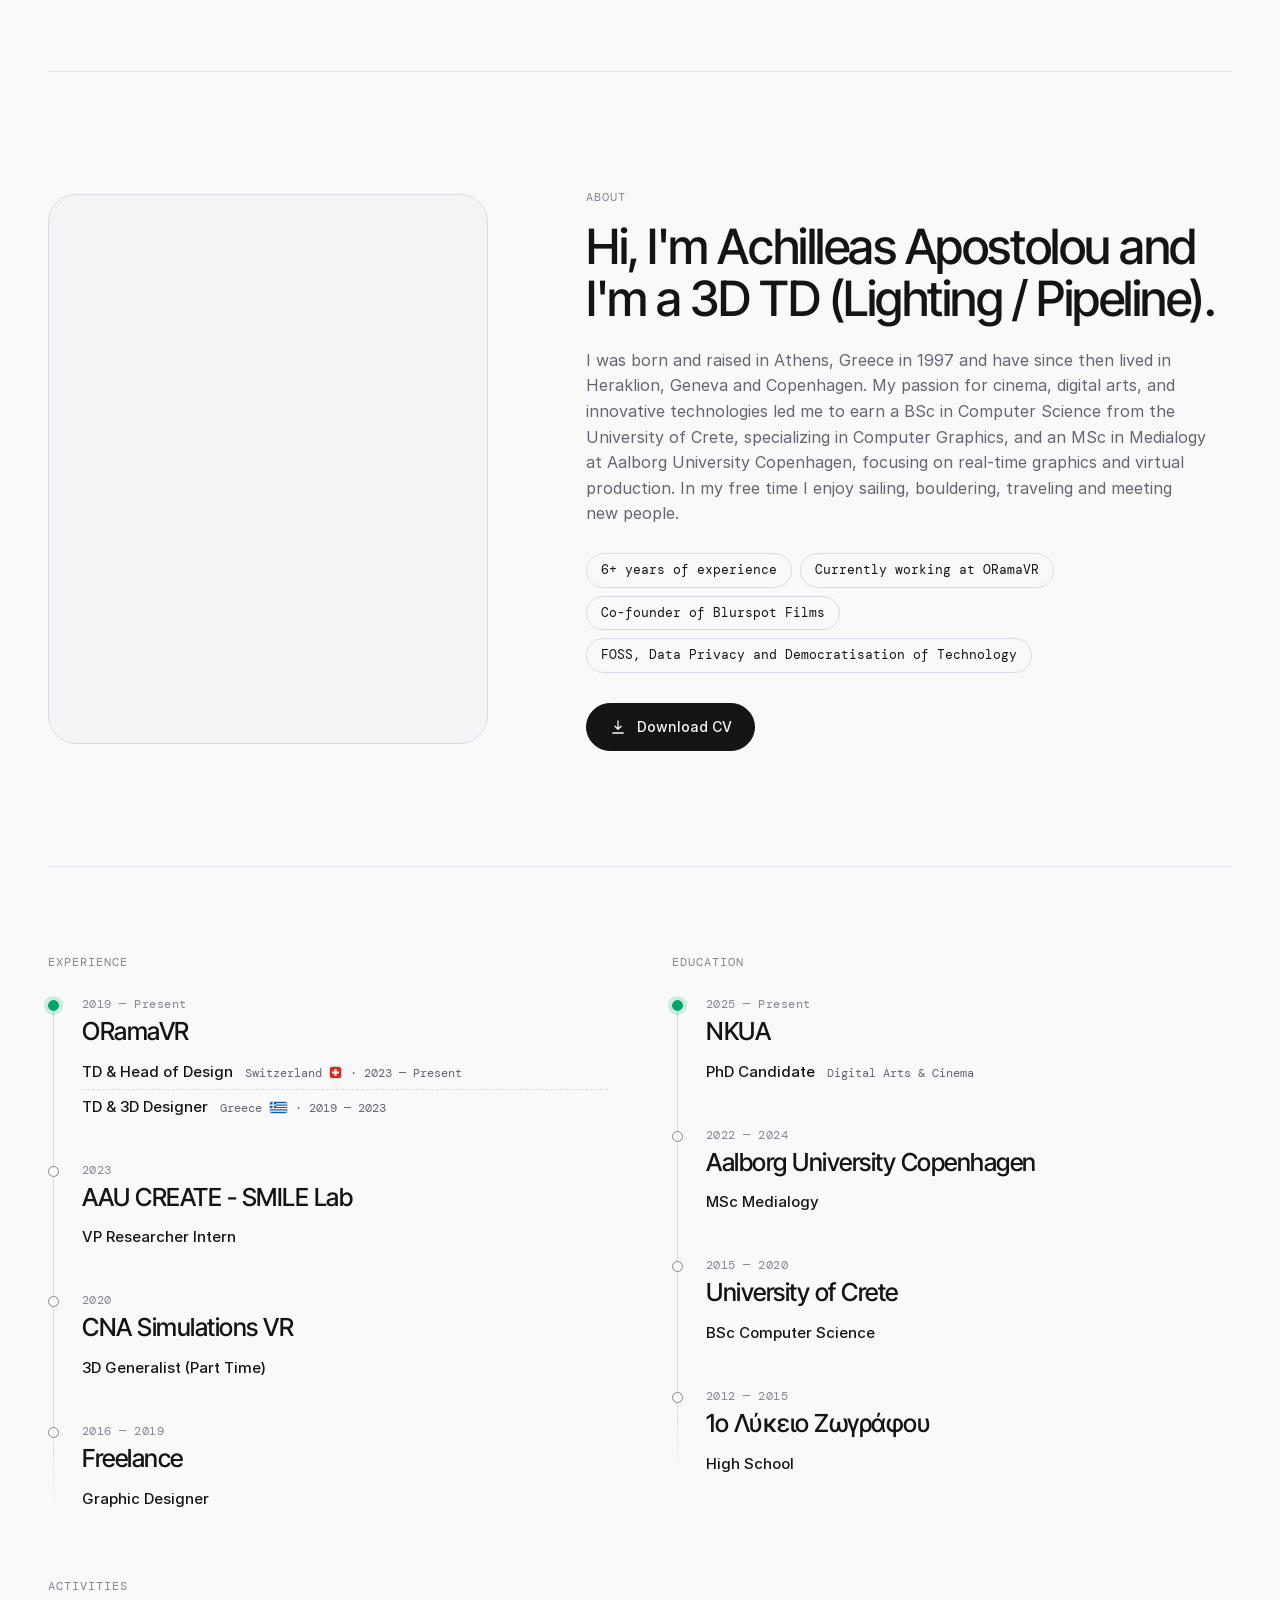
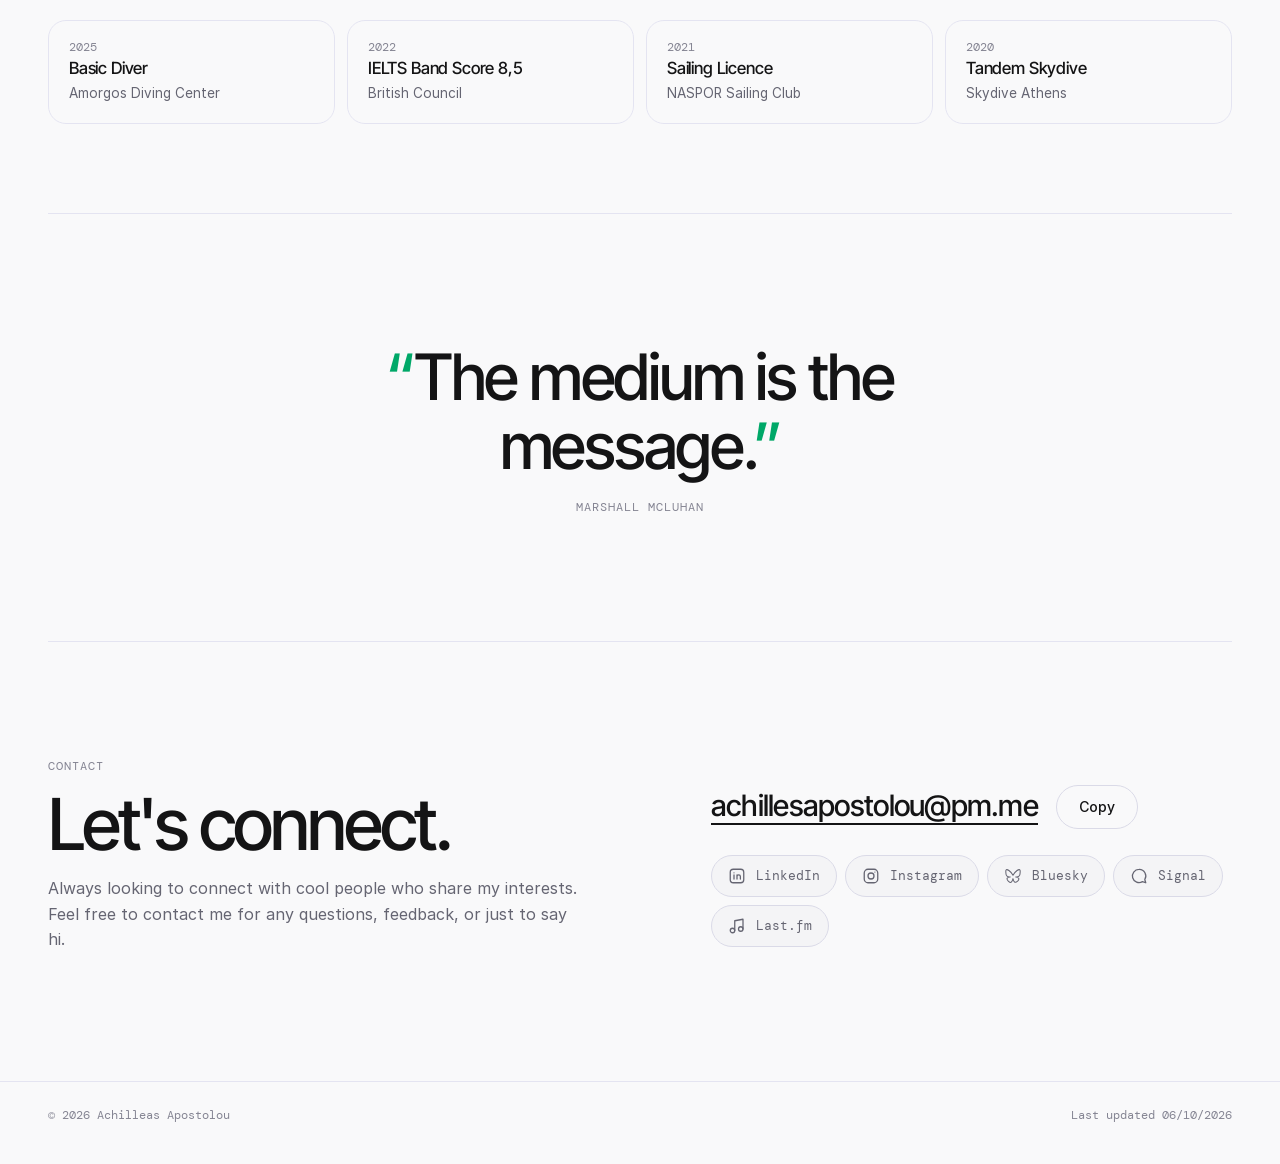
<file: works/research/index.html>
<!doctype html>
<html lang="en">
<head>
<meta charset="utf-8">
<title>Redirecting…</title>
<meta name="robots" content="noindex">
<meta http-equiv="refresh" content="0; url=/#/research">
<script>location.replace("/#/research");</script>
</head>
<body><a href="/#/research">Continue to the project</a></body>
</html>
</file>
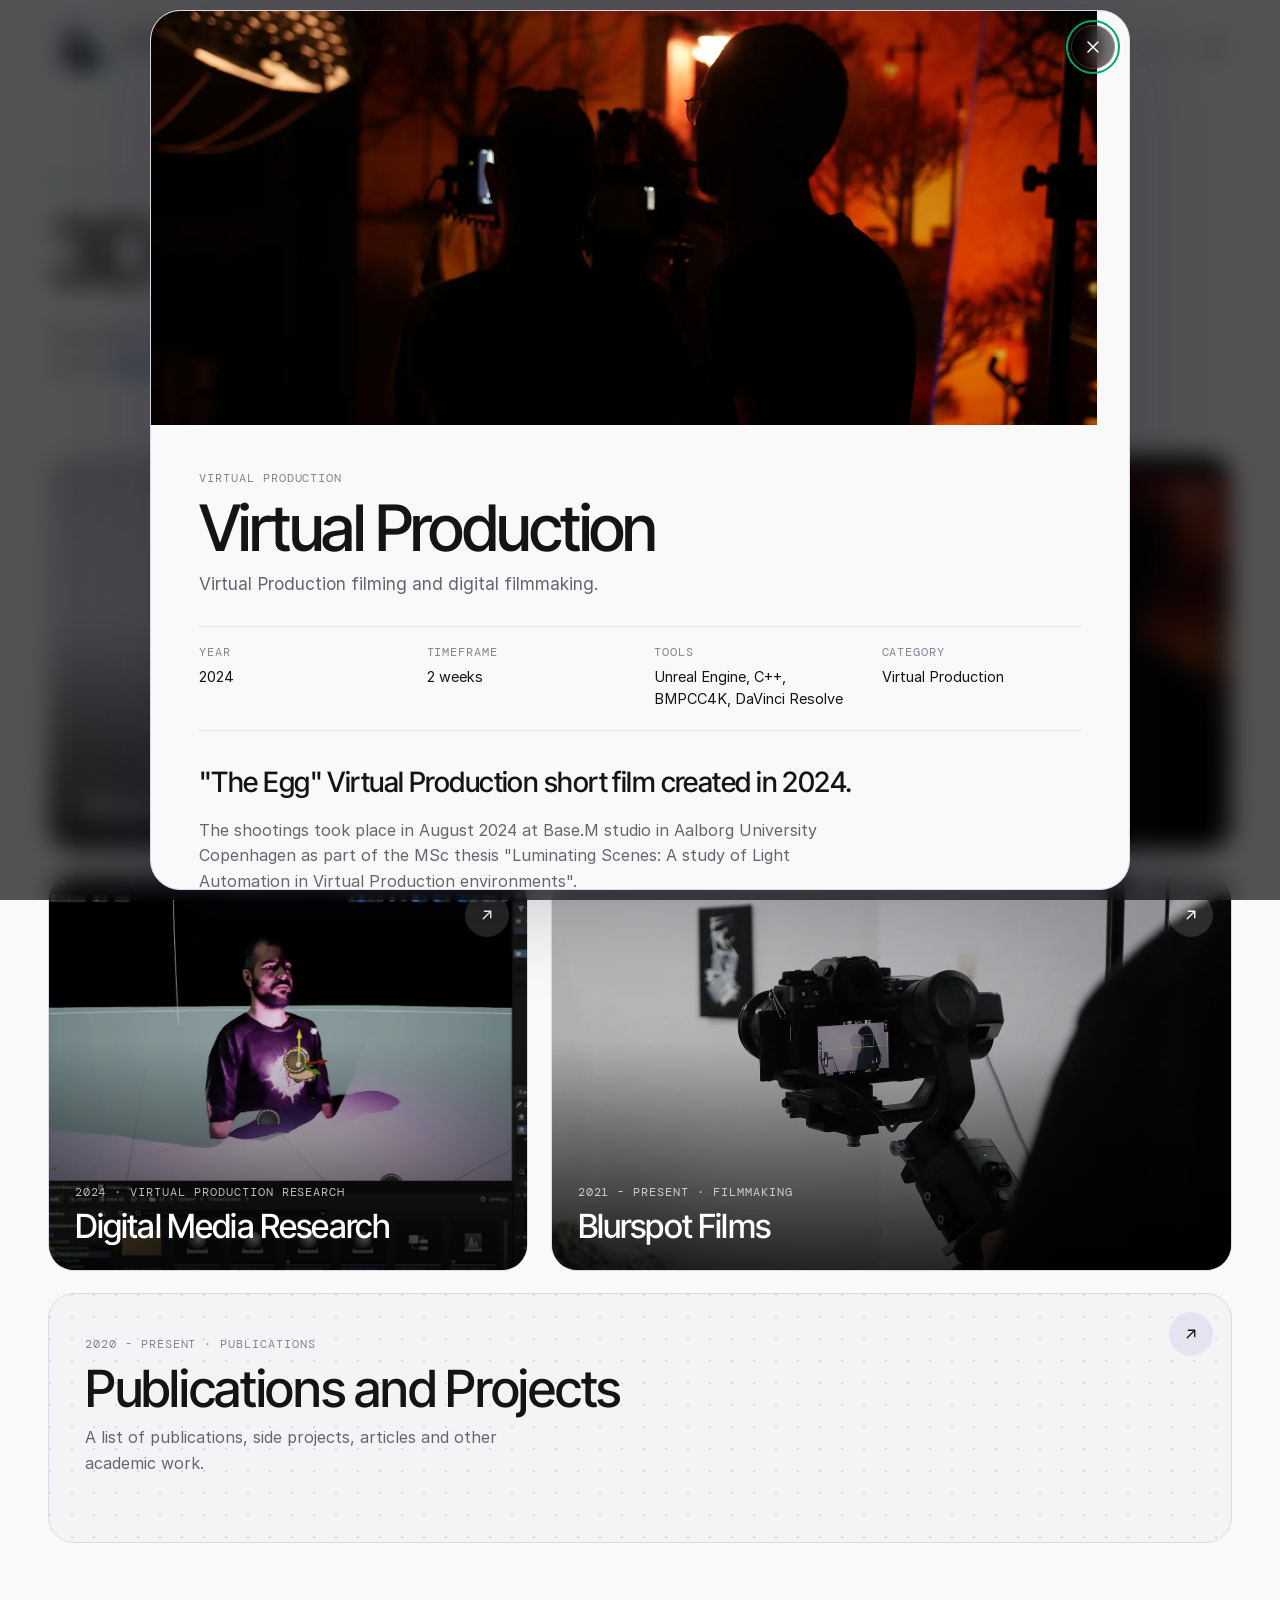
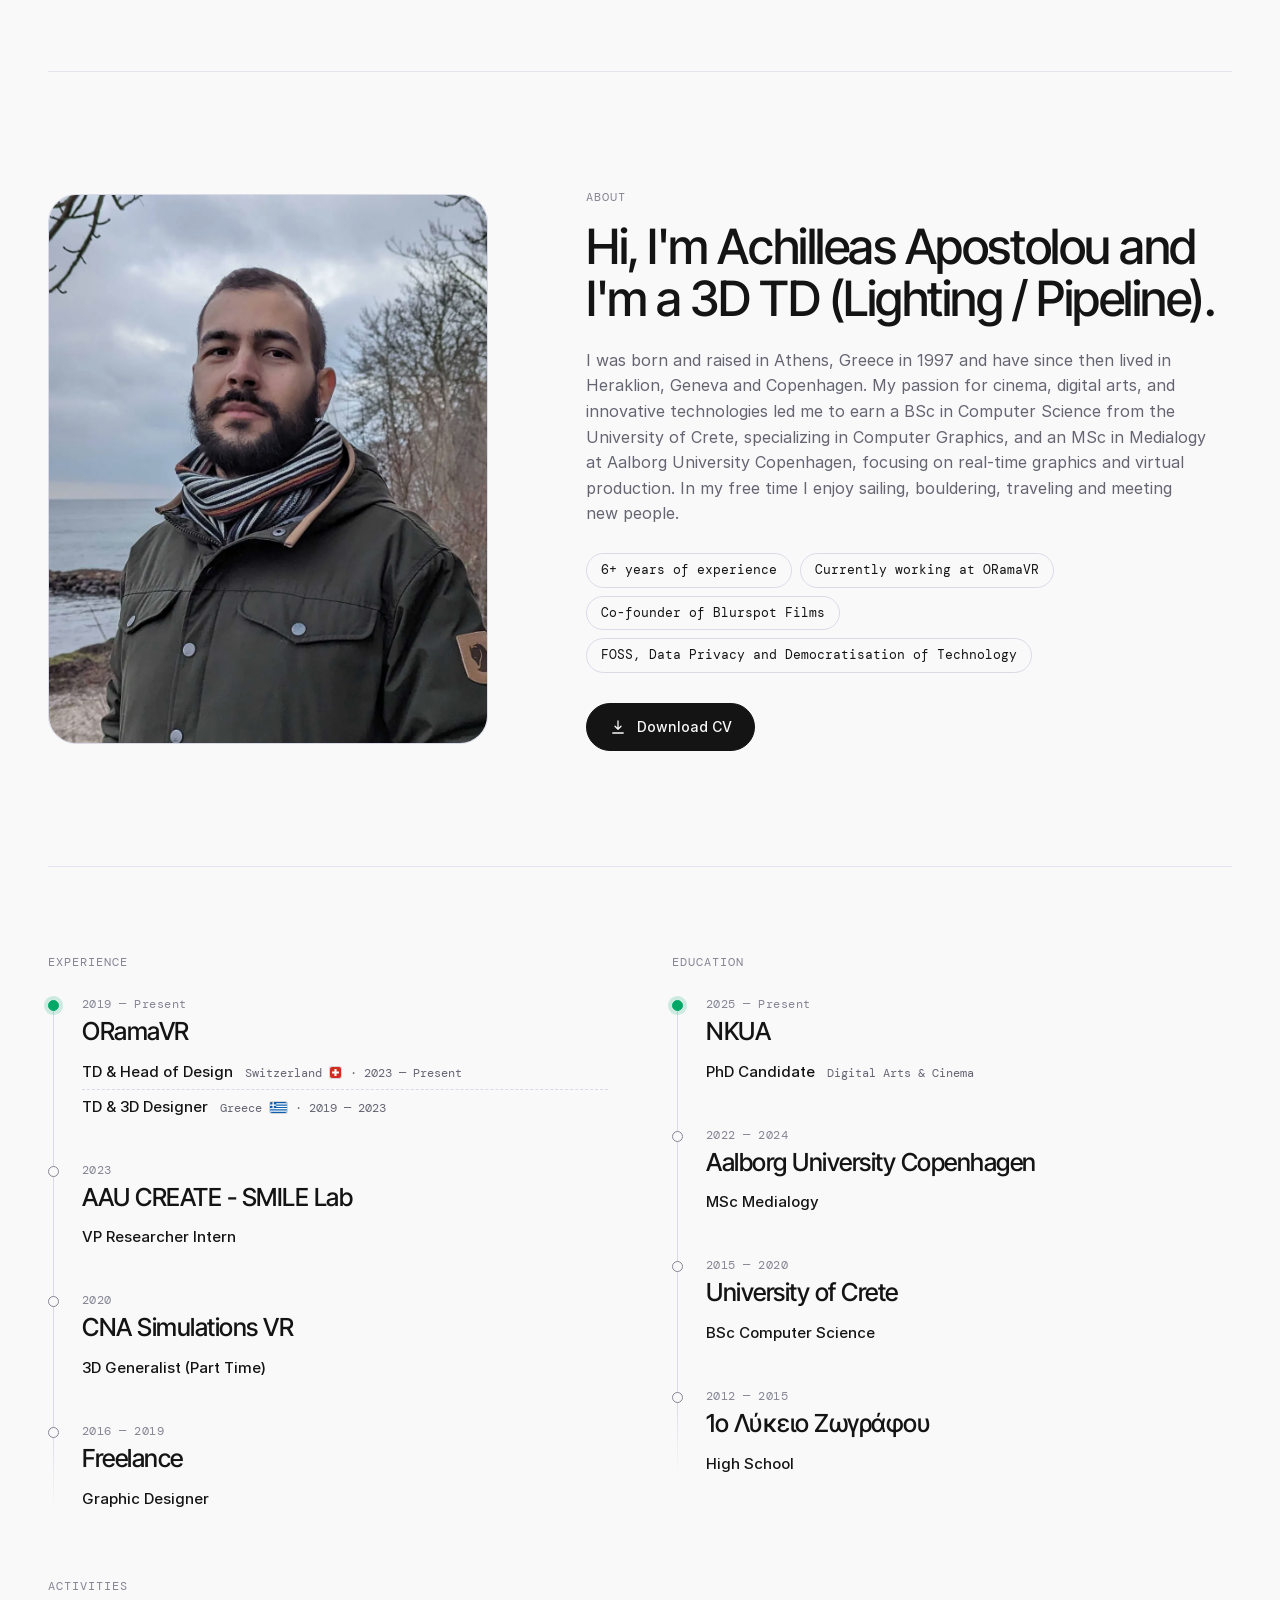
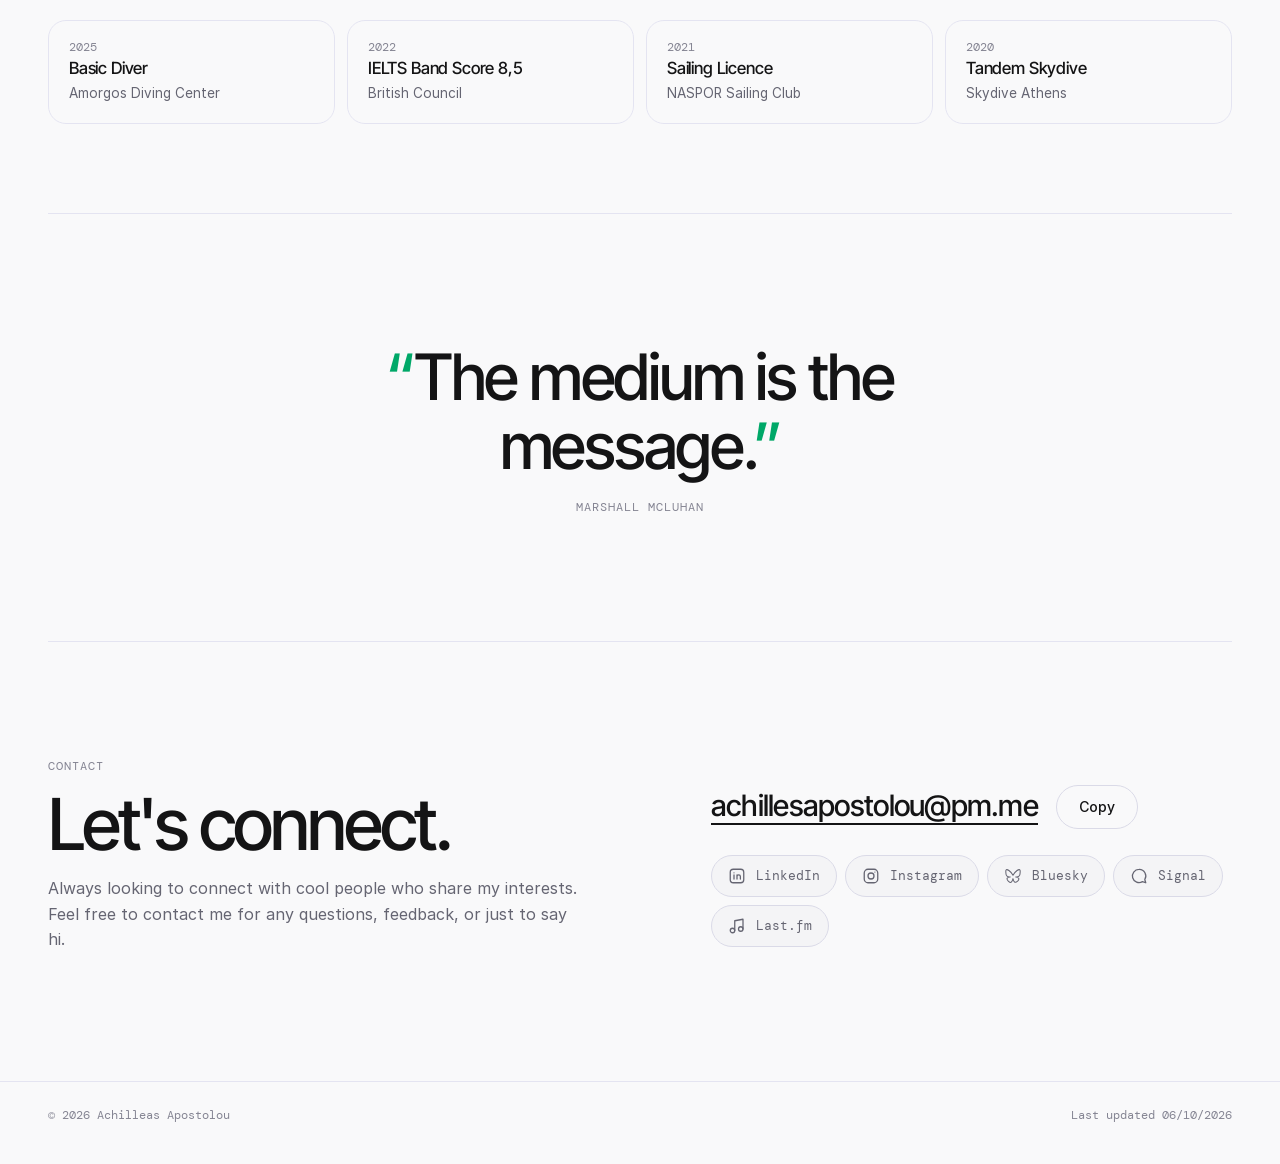
<file: works/vp/index.html>
<!doctype html>
<html lang="en">
<head>
<meta charset="utf-8">
<title>Redirecting…</title>
<meta name="robots" content="noindex">
<meta http-equiv="refresh" content="0; url=/#/vp">
<script>location.replace("/#/vp");</script>
</head>
<body><a href="/#/vp">Continue to the project</a></body>
</html>
</file>
<file: css/fonts.css>
@font-face{font-family:"Inter Tight";font-style:normal;font-weight:500;font-display:swap;src:url(../assets/fonts/InterTight-500-NGSwv5HMAFg6IuGlBNMjxLsK8ah8QA.woff2) format("woff2");unicode-range:U+0460-052F, U+1C80-1C8A, U+20B4, U+2DE0-2DFF, U+A640-A69F, U+FE2E-FE2F;}
@font-face{font-family:"Inter Tight";font-style:normal;font-weight:500;font-display:swap;src:url(../assets/fonts/InterTight-500-NGSwv5HMAFg6IuGlBNMjxLsD8ah8QA.woff2) format("woff2");unicode-range:U+0301, U+0400-045F, U+0490-0491, U+04B0-04B1, U+2116;}
@font-face{font-family:"Inter Tight";font-style:normal;font-weight:500;font-display:swap;src:url(../assets/fonts/InterTight-500-NGSwv5HMAFg6IuGlBNMjxLsL8ah8QA.woff2) format("woff2");unicode-range:U+1F00-1FFF;}
@font-face{font-family:"Inter Tight";font-style:normal;font-weight:500;font-display:swap;src:url(../assets/fonts/InterTight-500-NGSwv5HMAFg6IuGlBNMjxLsE8ah8QA.woff2) format("woff2");unicode-range:U+0370-0377, U+037A-037F, U+0384-038A, U+038C, U+038E-03A1, U+03A3-03FF;}
@font-face{font-family:"Inter Tight";font-style:normal;font-weight:500;font-display:swap;src:url(../assets/fonts/InterTight-500-NGSwv5HMAFg6IuGlBNMjxLsI8ah8QA.woff2) format("woff2");unicode-range:U+0102-0103, U+0110-0111, U+0128-0129, U+0168-0169, U+01A0-01A1, U+01AF-01B0, U+0300-0301, U+0303-0304, U+0308-0309, U+0323, U+0329, U+1EA0-1EF9, U+20AB;}
@font-face{font-family:"Inter Tight";font-style:normal;font-weight:500;font-display:swap;src:url(../assets/fonts/InterTight-500-NGSwv5HMAFg6IuGlBNMjxLsJ8ah8QA.woff2) format("woff2");unicode-range:U+0100-02BA, U+02BD-02C5, U+02C7-02CC, U+02CE-02D7, U+02DD-02FF, U+0304, U+0308, U+0329, U+1D00-1DBF, U+1E00-1E9F, U+1EF2-1EFF, U+2020, U+20A0-20AB, U+20AD-20C0, U+2113, U+2C60-2C7F, U+A720-A7FF;}
@font-face{font-family:"Inter Tight";font-style:normal;font-weight:500;font-display:swap;src:url(../assets/fonts/InterTight-500-NGSwv5HMAFg6IuGlBNMjxLsH8ag.woff2) format("woff2");unicode-range:U+0000-00FF, U+0131, U+0152-0153, U+02BB-02BC, U+02C6, U+02DA, U+02DC, U+0304, U+0308, U+0329, U+2000-206F, U+20AC, U+2122, U+2191, U+2193, U+2212, U+2215, U+FEFF, U+FFFD;}
@font-face{font-family:"Inter Tight";font-style:normal;font-weight:700;font-display:swap;src:url(../assets/fonts/InterTight-700-NGSwv5HMAFg6IuGlBNMjxLsK8ah8QA.woff2) format("woff2");unicode-range:U+0460-052F, U+1C80-1C8A, U+20B4, U+2DE0-2DFF, U+A640-A69F, U+FE2E-FE2F;}
@font-face{font-family:"Inter Tight";font-style:normal;font-weight:700;font-display:swap;src:url(../assets/fonts/InterTight-700-NGSwv5HMAFg6IuGlBNMjxLsD8ah8QA.woff2) format("woff2");unicode-range:U+0301, U+0400-045F, U+0490-0491, U+04B0-04B1, U+2116;}
@font-face{font-family:"Inter Tight";font-style:normal;font-weight:700;font-display:swap;src:url(../assets/fonts/InterTight-700-NGSwv5HMAFg6IuGlBNMjxLsL8ah8QA.woff2) format("woff2");unicode-range:U+1F00-1FFF;}
@font-face{font-family:"Inter Tight";font-style:normal;font-weight:700;font-display:swap;src:url(../assets/fonts/InterTight-700-NGSwv5HMAFg6IuGlBNMjxLsE8ah8QA.woff2) format("woff2");unicode-range:U+0370-0377, U+037A-037F, U+0384-038A, U+038C, U+038E-03A1, U+03A3-03FF;}
@font-face{font-family:"Inter Tight";font-style:normal;font-weight:700;font-display:swap;src:url(../assets/fonts/InterTight-700-NGSwv5HMAFg6IuGlBNMjxLsI8ah8QA.woff2) format("woff2");unicode-range:U+0102-0103, U+0110-0111, U+0128-0129, U+0168-0169, U+01A0-01A1, U+01AF-01B0, U+0300-0301, U+0303-0304, U+0308-0309, U+0323, U+0329, U+1EA0-1EF9, U+20AB;}
@font-face{font-family:"Inter Tight";font-style:normal;font-weight:700;font-display:swap;src:url(../assets/fonts/InterTight-700-NGSwv5HMAFg6IuGlBNMjxLsJ8ah8QA.woff2) format("woff2");unicode-range:U+0100-02BA, U+02BD-02C5, U+02C7-02CC, U+02CE-02D7, U+02DD-02FF, U+0304, U+0308, U+0329, U+1D00-1DBF, U+1E00-1E9F, U+1EF2-1EFF, U+2020, U+20A0-20AB, U+20AD-20C0, U+2113, U+2C60-2C7F, U+A720-A7FF;}
@font-face{font-family:"Inter Tight";font-style:normal;font-weight:700;font-display:swap;src:url(../assets/fonts/InterTight-700-NGSwv5HMAFg6IuGlBNMjxLsH8ag.woff2) format("woff2");unicode-range:U+0000-00FF, U+0131, U+0152-0153, U+02BB-02BC, U+02C6, U+02DA, U+02DC, U+0304, U+0308, U+0329, U+2000-206F, U+20AC, U+2122, U+2191, U+2193, U+2212, U+2215, U+FEFF, U+FFFD;}
@font-face{font-family:"DM Mono";font-style:normal;font-weight:400;font-display:swap;src:url(../assets/fonts/DMMono-400-aFTU7PB1QTsUX8KYthSQBLyM.woff2) format("woff2");unicode-range:U+0100-02BA, U+02BD-02C5, U+02C7-02CC, U+02CE-02D7, U+02DD-02FF, U+0304, U+0308, U+0329, U+1D00-1DBF, U+1E00-1E9F, U+1EF2-1EFF, U+2020, U+20A0-20AB, U+20AD-20C0, U+2113, U+2C60-2C7F, U+A720-A7FF;}
@font-face{font-family:"DM Mono";font-style:normal;font-weight:400;font-display:swap;src:url(../assets/fonts/DMMono-400-aFTU7PB1QTsUX8KYthqQBA.woff2) format("woff2");unicode-range:U+0000-00FF, U+0131, U+0152-0153, U+02BB-02BC, U+02C6, U+02DA, U+02DC, U+0304, U+0308, U+0329, U+2000-206F, U+20AC, U+2122, U+2191, U+2193, U+2212, U+2215, U+FEFF, U+FFFD;}
@font-face{font-family:"Inter";font-style:normal;font-weight:400;font-display:swap;src:url(../assets/fonts/Inter-400-5vvr9Vy74if2I6bQbJvbw7SY1pQ.woff2) format("woff2");unicode-range:U+0460-052F, U+1C80-1C88, U+20B4, U+2DE0-2DFF, U+A640-A69F, U+FE2E-FE2F;}
@font-face{font-family:"Inter";font-style:normal;font-weight:400;font-display:swap;src:url(../assets/fonts/Inter-400-EOr0mi4hNtlgWNn9if640EZzXCo.woff2) format("woff2");unicode-range:U+0301, U+0400-045F, U+0490-0491, U+04B0-04B1, U+2116;}
@font-face{font-family:"Inter";font-style:normal;font-weight:400;font-display:swap;src:url(../assets/fonts/Inter-400-Y9k9QrlZAqio88Klkmbd8VoMQc.woff2) format("woff2");unicode-range:U+1F00-1FFF;}
@font-face{font-family:"Inter";font-style:normal;font-weight:400;font-display:swap;src:url(../assets/fonts/Inter-400-OYrD2tBIBPvoJXiIHnLoOXnY9M.woff2) format("woff2");unicode-range:U+0370-03FF;}
@font-face{font-family:"Inter";font-style:normal;font-weight:400;font-display:swap;src:url(../assets/fonts/Inter-400-JeYwfuaPfZHQhEG8U5gtPDZ7WQ.woff2) format("woff2");unicode-range:U+0100-024F, U+0259, U+1E00-1EFF, U+2020, U+20A0-20AB, U+20AD-20CF, U+2113, U+2C60-2C7F, U+A720-A7FF;}
@font-face{font-family:"Inter";font-style:normal;font-weight:400;font-display:swap;src:url(../assets/fonts/Inter-400-GrgcKwrN6d3Uz8EwcLHZxwEfC4.woff2) format("woff2");unicode-range:U+0000-00FF, U+0131, U+0152-0153, U+02BB-02BC, U+02C6, U+02DA, U+02DC, U+2000-206F, U+2070, U+2074-207E, U+2080-208E, U+20AC, U+2122, U+2191, U+2193, U+2212, U+2215, U+FEFF, U+FFFD;}
@font-face{font-family:"Inter";font-style:normal;font-weight:400;font-display:swap;src:url(../assets/fonts/Inter-400-b6Y37FthZeALduNqHicBT6FutY.woff2) format("woff2");unicode-range:U+0102-0103, U+0110-0111, U+0128-0129, U+0168-0169, U+01A0-01A1, U+01AF-01B0, U+1EA0-1EF9, U+20AB;}
@font-face{font-family:"Inter";font-style:normal;font-weight:500;font-display:swap;src:url(../assets/fonts/Inter-500-5A3Ce6C9YYmCjpQx9M4inSaKU.woff2) format("woff2");unicode-range:U+0460-052F, U+1C80-1C88, U+20B4, U+2DE0-2DFF, U+A640-A69F, U+FE2E-FE2F;}
@font-face{font-family:"Inter";font-style:normal;font-weight:500;font-display:swap;src:url(../assets/fonts/Inter-500-Qx95Xyt0Ka3SGhinnbXIGpEIyP4.woff2) format("woff2");unicode-range:U+0301, U+0400-045F, U+0490-0491, U+04B0-04B1, U+2116;}
@font-face{font-family:"Inter";font-style:normal;font-weight:500;font-display:swap;src:url(../assets/fonts/Inter-500-6mJuEAguuIuMog10gGvH5d3cl8.woff2) format("woff2");unicode-range:U+1F00-1FFF;}
@font-face{font-family:"Inter";font-style:normal;font-weight:500;font-display:swap;src:url(../assets/fonts/Inter-500-xYYWaj7wCU5zSQH0eXvSaS19wo.woff2) format("woff2");unicode-range:U+0370-03FF;}
@font-face{font-family:"Inter";font-style:normal;font-weight:500;font-display:swap;src:url(../assets/fonts/Inter-500-otTaNuNpVK4RbdlT7zDDdKvQBA.woff2) format("woff2");unicode-range:U+0100-024F, U+0259, U+1E00-1EFF, U+2020, U+20A0-20AB, U+20AD-20CF, U+2113, U+2C60-2C7F, U+A720-A7FF;}
@font-face{font-family:"Inter";font-style:normal;font-weight:500;font-display:swap;src:url(../assets/fonts/Inter-500-UjlFhCnUjxhNfep4oYBPqnEssyo.woff2) format("woff2");unicode-range:U+0000-00FF, U+0131, U+0152-0153, U+02BB-02BC, U+02C6, U+02DA, U+02DC, U+2000-206F, U+2070, U+2074-207E, U+2080-208E, U+20AC, U+2122, U+2191, U+2193, U+2212, U+2215, U+FEFF, U+FFFD;}
@font-face{font-family:"Inter";font-style:normal;font-weight:500;font-display:swap;src:url(../assets/fonts/Inter-500-DolVirEGb34pEXEp8t8FQBSK4.woff2) format("woff2");unicode-range:U+0102-0103, U+0110-0111, U+0128-0129, U+0168-0169, U+01A0-01A1, U+01AF-01B0, U+1EA0-1EF9, U+20AB;}
@font-face{font-family:"Inter";font-style:normal;font-weight:400;font-display:swap;src:url(../assets/fonts/Inter-400-vQyevYAyHtARFwPqUzQGpnDs.woff2) format("woff2");unicode-range:U+0000-00FF, U+0131, U+0152-0153, U+02BB-02BC, U+02C6, U+02DA, U+02DC, U+2000-206F, U+2074, U+20AC, U+2122, U+2191, U+2193, U+2212, U+2215, U+FEFF, U+FFFD;}
@font-face{font-family:"Inter";font-style:normal;font-weight:600;font-display:swap;src:url(../assets/fonts/Inter-600-hyOgCu0Xnghbimh0pE8QTvtt2AU.woff2) format("woff2");unicode-range:U+0460-052F, U+1C80-1C88, U+20B4, U+2DE0-2DFF, U+A640-A69F, U+FE2E-FE2F;}
@font-face{font-family:"Inter";font-style:normal;font-weight:600;font-display:swap;src:url(../assets/fonts/Inter-600-NeGmSOXrPBfEFIy5YZeHq17LEDA.woff2) format("woff2");unicode-range:U+0301, U+0400-045F, U+0490-0491, U+04B0-04B1, U+2116;}
@font-face{font-family:"Inter";font-style:normal;font-weight:600;font-display:swap;src:url(../assets/fonts/Inter-600-oYaAX5himiTPYuN8vLWnqBbfD2s.woff2) format("woff2");unicode-range:U+1F00-1FFF;}
@font-face{font-family:"Inter";font-style:normal;font-weight:600;font-display:swap;src:url(../assets/fonts/Inter-600-lEJLP4R0yuCaMCjSXYHtJw72M.woff2) format("woff2");unicode-range:U+0370-03FF;}
@font-face{font-family:"Inter";font-style:normal;font-weight:600;font-display:swap;src:url(../assets/fonts/Inter-600-cRJyLNuTJR5jbyKzGi33wU9cqIQ.woff2) format("woff2");unicode-range:U+0100-024F, U+0259, U+1E00-1EFF, U+2020, U+20A0-20AB, U+20AD-20CF, U+2113, U+2C60-2C7F, U+A720-A7FF;}
@font-face{font-family:"Inter";font-style:normal;font-weight:600;font-display:swap;src:url(../assets/fonts/Inter-600-1ZFS7N918ojhhd0nQWdj3jz4w.woff2) format("woff2");unicode-range:U+0000-00FF, U+0131, U+0152-0153, U+02BB-02BC, U+02C6, U+02DA, U+02DC, U+2000-206F, U+2074, U+20AC, U+2122, U+2191, U+2193, U+2212, U+2215, U+FEFF, U+FFFD;}
@font-face{font-family:"Inter";font-style:normal;font-weight:600;font-display:swap;src:url(../assets/fonts/Inter-600-A0Wcc7NgXMjUuFdquHDrIZpzZw0.woff2) format("woff2");unicode-range:U+0102-0103, U+0110-0111, U+0128-0129, U+0168-0169, U+01A0-01A1, U+01AF-01B0, U+1EA0-1EF9, U+20AB;}
</file>
<file: css/style.css>
/* ------------------------------------------------------------------
   Tokens (colors reused from the original Framer design)
------------------------------------------------------------------- */
:root {
  --bg: rgb(10, 10, 11);
  --card: rgb(20, 20, 21);
  --line: rgb(33, 33, 38);
  --line2: rgb(46, 46, 56);
  --mute: rgb(108, 108, 122);
  --mute2: rgb(141, 141, 154);
  --fg: rgb(245, 245, 240);
  --accent: rgb(0, 255, 157);
  --accent-rgb: 0, 255, 157;
  --warm: rgb(255, 77, 46);
  --glass: rgba(20, 20, 21, 0.9);
  --glow: rgba(0, 255, 157, 0.03);
  --dot: 141, 141, 154;
  --shadow: 0 30px 80px rgba(0, 0, 0, 0.5);

  --display: "Inter Tight", "Inter", system-ui, sans-serif;
  --body: "Inter", system-ui, sans-serif;
  --mono: "DM Mono", ui-monospace, "SFMono-Regular", Menlo, monospace;

  --pad: clamp(16px, 4vw, 48px);
  --max: 1280px;
  --ease: cubic-bezier(0.2, 0.8, 0.2, 1);
}

@media (prefers-color-scheme: light) {
  :root {
    --bg: rgb(249, 249, 250);
    --card: rgb(244, 244, 246);
    --line: rgb(228, 228, 241);
    --line2: rgb(218, 218, 231);
    --mute: rgb(133, 133, 147);
    --mute2: rgb(101, 101, 114);
    --fg: rgb(20, 20, 21);
    --accent: rgb(0, 168, 104);
    --accent-rgb: 0, 168, 104;
    --glass: rgba(249, 249, 250, 0.9);
    --glow: rgba(0, 168, 104, 0.035);
    --dot: 101, 101, 114;
    --shadow: 0 30px 80px rgba(20, 20, 40, 0.18);
  }
}

/* ------------------------------------------------------------------
   Base
------------------------------------------------------------------- */
*, *::before, *::after { box-sizing: border-box; }
html { scroll-behavior: smooth; scroll-padding-top: 90px; -webkit-text-size-adjust: 100%; }
html.lock { overflow: hidden; }
body {
  margin: 0;
  background: var(--bg);
  color: var(--fg);
  font-family: var(--body);
  font-size: 16px;
  line-height: 1.6;
  -webkit-font-smoothing: antialiased;
  overflow-x: hidden;
}
img { max-width: 100%; display: block; }
a { color: inherit; text-decoration: none; }
h1, h2, h3, p, ol, ul, figure, blockquote, dl, dd { margin: 0; padding: 0; }
ol, ul { list-style: none; }
button { font: inherit; color: inherit; }
:focus-visible { outline: 2px solid var(--accent); outline-offset: 3px; border-radius: 6px; }
::selection { background: var(--accent); color: #000; }

.eyebrow, .mono {
  font-family: var(--mono);
  font-size: 12px;
  letter-spacing: 0.08em;
  text-transform: uppercase;
  color: var(--mute);
}

#field { position: fixed; inset: 0; width: 100%; height: 100%; z-index: -2; pointer-events: none; }
#glow {
  position: fixed; left: 0; top: 0; width: 380px; height: 380px; margin: -190px 0 0 -190px;
  background: radial-gradient(circle, var(--glow), transparent 65%);
  pointer-events: none; z-index: -1; opacity: 0; transition: opacity 0.5s;
  will-change: transform;
}
#glow.on { opacity: 1; }

/* reveal on scroll (only when JS is running) */
.js .reveal { opacity: 0; transform: translateY(22px); transition: opacity 0.8s var(--ease), transform 0.8s var(--ease); }
.js .reveal.in { opacity: 1; transform: none; }

/* ------------------------------------------------------------------
   Top bar: profile "social media" card + nav + socials
------------------------------------------------------------------- */
.bar {
  position: fixed; inset: 0 0 auto 0; z-index: 20;
  display: flex; align-items: center; justify-content: space-between; gap: 16px;
  padding: 14px var(--pad);
  pointer-events: none;
}
.bar > * { pointer-events: auto; }

.profile {
  display: flex; align-items: center; gap: 12px;
  padding: 8px 20px 8px 8px;
  border: 1px solid var(--line2);
  border-radius: 22px;
  background: var(--glass);
  
  transition: border-color 0.3s, transform 0.3s var(--ease);
}
.profile:hover { border-color: var(--mute); }
.avatar { position: relative; width: 48px; height: 48px; flex: none; }
.avatar img { width: 100%; height: 100%; border-radius: 50%; object-fit: cover; border: 1px solid var(--line2); }
.dot {
  position: absolute; right: -1px; bottom: -1px; width: 14px; height: 14px; border-radius: 50%;
  background: var(--accent); border: 3px solid var(--bg);
}
.dot::after {
  content: ""; position: absolute; inset: -3px; border-radius: 50%; border: 2px solid var(--accent);
  animation: ping 2.4s var(--ease) infinite;
}
.dot.away { background: #ffb020; } .dot.away::after { border-color: #ffb020; }
.dot.busy { background: var(--warm); } .dot.busy::after { border-color: var(--warm); }
.dot.offline { background: var(--mute); } .dot.offline::after { display: none; }
@keyframes ping { 0% { transform: scale(0.8); opacity: 0.9; } 100% { transform: scale(2); opacity: 0; } }

.who { display: flex; flex-direction: column; line-height: 1.25; min-width: 0; }
.who strong { font: 500 15px/1.25 var(--display); letter-spacing: -0.01em; }
.who a { font: 400 12.5px/1.4 var(--mono); color: var(--mute2); transition: color 0.2s; overflow: hidden; text-overflow: ellipsis; }
.who a:hover { color: var(--fg); }

.nav {
  display: flex; gap: 2px; padding: 5px;
  border: 1px solid var(--line); border-radius: 999px; background: var(--glass);
  
}
.nav a { font: 400 12px/1 var(--mono); letter-spacing: 0.06em; text-transform: uppercase; color: var(--mute2); padding: 10px 14px; border-radius: 999px; transition: color 0.2s, background 0.2s; }
.nav a:hover, .nav a.active { color: var(--fg); background: var(--line); }

.socials { display: flex; gap: 8px; }
.icon-btn {
  display: grid; place-items: center; width: 40px; height: 40px;
  border: 1px solid var(--line2); border-radius: 50%; background: var(--card);
  color: var(--mute2);
  transform: translate(var(--tx, 0px), var(--ty, 0px));
  transition: color 0.2s, background 0.2s, border-color 0.2s, transform 0.25s var(--ease);
}
.icon-btn:hover { color: var(--bg); background: var(--fg); border-color: var(--fg); }
.icon-btn svg, .btn svg { width: 18px; height: 18px; fill: none; stroke: currentColor; stroke-width: 1.7; stroke-linecap: round; stroke-linejoin: round; }

.menu-btn { display: none; }
.menu { display: none; }
@media (max-width: 1060px) {
  .nav, .socials#socials-top { display: none; }
  .menu-btn {
    display: grid; place-content: center; gap: 6px; width: 48px; height: 48px; padding: 0;
    border: 1px solid var(--line2); border-radius: 50%; background: var(--card); cursor: pointer;
    transition: border-color 0.2s, background 0.2s;
  }
  .menu-btn:hover { border-color: var(--mute); }
  .menu-btn span { display: block; width: 18px; height: 1.6px; background: var(--fg); border-radius: 2px; transition: transform 0.35s var(--ease); }
  .menu-btn[aria-expanded="true"] span:first-child { transform: translateY(3.8px) rotate(45deg); }
  .menu-btn[aria-expanded="true"] span:last-child { transform: translateY(-3.8px) rotate(-45deg); }

  .menu {
    display: grid; gap: 22px 36px; position: fixed; z-index: 19;
    top: 78px; left: var(--pad); right: var(--pad); max-height: calc(100dvh - 94px); overflow-y: auto;
    padding: 22px 24px 24px; border: 1px solid var(--line2); border-radius: 26px;
    background: var(--card);
    box-shadow: var(--shadow); overscroll-behavior: contain;
    opacity: 0; visibility: hidden; transform: translateY(-10px) scale(0.98); transform-origin: top right;
    transition: opacity 0.25s, transform 0.4s var(--ease), visibility 0s 0.4s;
  }
  .menu.open { opacity: 1; visibility: visible; transform: none; transition-delay: 0s; }
  .menu-links { display: grid; }
  .menu-links a { display: flex; align-items: baseline; gap: 14px; padding: 12px 0; border-bottom: 1px solid var(--line); font: 500 clamp(1.4rem, 5vw, 1.9rem)/1.1 var(--display); letter-spacing: -0.02em; }
  .menu-links a:last-child { border-bottom: 0; }
  .menu-links a small { font: 400 11.5px/1 var(--mono); color: var(--mute); letter-spacing: 0.06em; }
  .menu-links a:hover, .menu-links a.active { color: var(--accent); }
  .menu-side { display: grid; gap: 16px; align-content: start; }
  .menu-side .mono { color: var(--mute2); text-transform: none; letter-spacing: 0.02em; font-size: 13px; word-break: break-all; }
  .menu .socials { flex-wrap: wrap; }
}
@media (min-width: 560px) and (max-width: 1060px) { .menu { grid-template-columns: 1.1fr 1fr; align-items: start; } }
@media (max-width: 720px) { .who a { font-size: 11.5px; } }

.to-top {
  position: fixed; right: max(18px, env(safe-area-inset-right)); bottom: max(18px, env(safe-area-inset-bottom)); z-index: 18;
  display: grid; place-items: center; width: 48px; height: 48px; border-radius: 50%;
  border: 1px solid var(--line2); background: var(--card); color: var(--fg);
  opacity: 0; visibility: hidden; transform: translateY(14px);
  transition: opacity 0.3s, transform 0.4s var(--ease), background 0.2s, color 0.2s, border-color 0.2s, visibility 0s 0.4s;
}
.to-top.show { opacity: 1; visibility: visible; transform: none; transition-delay: 0s; }
.to-top:hover { background: var(--fg); color: var(--bg); border-color: var(--fg); }
.to-top svg { width: 20px; height: 20px; fill: none; stroke: currentColor; stroke-width: 1.8; stroke-linecap: round; stroke-linejoin: round; }

/* ------------------------------------------------------------------
   Hero
------------------------------------------------------------------- */
main { max-width: var(--max); margin: 0 auto; padding: 0 var(--pad); }
.hero { padding: clamp(130px, 22vh, 220px) 0 clamp(40px, 7vw, 72px); }
.hero { padding-top: clamp(120px, 19vh, 190px); }
.hero h1 {
  margin: 16px 0 22px;
  font: 500 clamp(1.7rem, 7.2vw, 6rem)/1 var(--display);
  letter-spacing: -0.04em;
  white-space: nowrap;
}
.hero .intro { max-width: 72ch; font-size: clamp(1rem, 1.5vw, 1.2rem); color: var(--mute2); }
.hero .eyebrow::before { content: ""; display: inline-block; width: 7px; height: 7px; border-radius: 50%; background: var(--accent); margin-right: 10px; vertical-align: 1px; }

/* ------------------------------------------------------------------
   Work grid: floating project cards
------------------------------------------------------------------- */
.work { padding-bottom: clamp(70px, 10vw, 140px); }
.work-grid { --row: clamp(250px, 31vw, 430px); display: grid; grid-template-columns: repeat(12, 1fr); gap: clamp(14px, 1.8vw, 24px); }
.float {
  grid-column: span 6;
  will-change: transform; /* parallax offset is written by js/app.js */
}
.work-grid > .float:nth-child(4n + 1) { grid-column: span 7; }
.work-grid > .float:nth-child(4n + 2) { grid-column: span 5; }
.work-grid > .float:nth-child(4n + 3) { grid-column: span 5; }
.work-grid > .float:nth-child(4n + 4) { grid-column: span 7; }
.work-grid > .float.wide { grid-column: 1 / -1; }
.js .fadein { opacity: 0; transition: opacity 0.9s ease; }
.js .fadein.in { opacity: 1; }
.js .fadein .bob { translate: 0 46px; transition: translate 1s var(--ease); }
.js .fadein.in .bob { translate: 0 0; }
.bob { height: 100%; }

.card {
  position: relative; display: block; height: var(--row); overflow: hidden;
  border: 1px solid var(--line2); border-radius: 26px; background: var(--card);
  transform: perspective(1000px) rotateX(var(--rx, 0deg)) rotateY(var(--ry, 0deg)) scale(var(--sc, 1));
  transition: transform 0.35s var(--ease), border-color 0.3s, box-shadow 0.4s;
  cursor: pointer; isolation: isolate;
}
.card:hover { --sc: 1.015; border-color: var(--mute); box-shadow: var(--shadow); transition-duration: 0.12s, 0.3s, 0.4s; }
.card img.cover {
  position: absolute; inset: -4%; width: 108%; max-width: none; height: 108%; object-fit: cover; z-index: -2;
  transform: translate(var(--ix, 0px), var(--iy, 0px)) scale(1);
  transition: transform 0.6s var(--ease), filter 0.4s;
  filter: saturate(0.9) brightness(0.86);
}
.card:hover img.cover { filter: saturate(1.05) brightness(1); transform: translate(var(--ix, 0px), var(--iy, 0px)) scale(1.05); }
.card::after { content: ""; position: absolute; inset: 0; z-index: -1; background: linear-gradient(to top, rgba(0, 0, 0, 0.78), rgba(0, 0, 0, 0) 58%); }
.card .shine {
  position: absolute; inset: 0; z-index: 1; pointer-events: none; opacity: 0; transition: opacity 0.3s;
  background: radial-gradient(280px circle at var(--sx, 50%) var(--sy, 50%), rgba(255, 255, 255, 0.07), transparent 62%);
}
.card:hover .shine { opacity: 1; }
.card-meta { position: absolute; left: clamp(18px, 2vw, 28px); right: 76px; bottom: clamp(16px, 2vw, 26px); color: #fff; z-index: 2; }
.card-meta .mono { color: rgba(255, 255, 255, 0.72); }
.card-meta h2 { margin-top: 6px; font: 500 clamp(1.4rem, 2.6vw, 2.2rem)/1.05 var(--display); letter-spacing: -0.025em; }
.arrow {
  position: absolute; top: 18px; right: 18px; z-index: 2; width: 44px; height: 44px; border-radius: 50%;
  display: grid; place-items: center; color: #fff; background: rgba(255, 255, 255, 0.14);
  
  transition: background 0.25s, color 0.25s, transform 0.35s var(--ease);
}
.arrow svg { width: 18px; height: 18px; fill: none; stroke: currentColor; stroke-width: 1.8; stroke-linecap: round; stroke-linejoin: round; }
.card:hover .arrow { background: #fff; color: #000; transform: rotate(45deg); }

/* text-only card (publications) */
.card.plain {
  height: auto; min-height: clamp(180px, 20vw, 250px);
  background: radial-gradient(circle at 1px 1px, rgba(var(--dot), 0.18) 1px, transparent 1.5px) 0 0 / 22px 22px, var(--card);
}
.card.plain::after { display: none; }
.card.plain .card-meta { position: relative; inset: auto; left: auto; right: auto; bottom: auto; padding: clamp(22px, 3vw, 36px); max-width: 780px; color: var(--fg); }
.card.plain .card-meta .mono { color: var(--mute); }
.card.plain .card-meta h2 { font-size: clamp(1.8rem, 4vw, 3.2rem); }
.card.plain .card-meta p { margin-top: 10px; color: var(--mute2); max-width: 46ch; }
.card.plain .arrow { color: var(--fg); background: var(--line); }
.card.plain:hover .arrow { background: var(--fg); color: var(--bg); }
.card.plain .shine { background: radial-gradient(280px circle at var(--sx, 50%) var(--sy, 50%), rgba(var(--dot), 0.12), transparent 62%); }

@media (max-width: 760px) {
  .work-grid { --row: clamp(230px, 62vw, 340px); grid-template-columns: 1fr; }
  .work-grid > .float, .work-grid > .float:nth-child(n) { grid-column: 1 / -1; }
}

/* ------------------------------------------------------------------
   About
------------------------------------------------------------------- */
.about { display: grid; grid-template-columns: minmax(0, 5fr) minmax(0, 7fr); gap: clamp(28px, 6vw, 96px); align-items: center; padding: clamp(60px, 9vw, 130px) 0; border-top: 1px solid var(--line); }
.portrait { border-radius: 28px; overflow: hidden; aspect-ratio: 4 / 5; border: 1px solid var(--line2); max-width: 440px; background: var(--card); transform: perspective(1000px) rotateX(var(--rx, 0deg)) rotateY(var(--ry, 0deg)); transition: transform 0.3s var(--ease); }
.portrait img { width: 100%; height: 100%; object-fit: cover; filter: saturate(0.92); }
.about-text h2 { margin: 14px 0 22px; font: 500 clamp(1.8rem, 3.8vw, 3.1rem)/1.08 var(--display); letter-spacing: -0.03em; }
.about-text > p:not(.eyebrow) { color: var(--mute2); max-width: 62ch; }
.facts { display: flex; flex-wrap: wrap; gap: 8px; margin: 26px 0 30px; }
.facts li { font: 400 12.5px/1 var(--mono); padding: 10px 14px; border: 1px solid var(--line2); border-radius: 999px; color: var(--fg); background: var(--glass); }
.btn {
  display: inline-flex; align-items: center; gap: 10px; padding: 14px 22px;
  border: 1px solid var(--fg); border-radius: 999px; background: var(--fg); color: var(--bg);
  font: 500 14px/1 var(--body); cursor: pointer;
  transition: transform 0.25s var(--ease), background 0.2s, color 0.2s, border-color 0.2s;
}
.btn:hover { transform: translateY(-2px); }
.btn.ghost { background: transparent; color: var(--fg); border-color: var(--line2); }
.btn.ghost:hover { border-color: var(--fg); }
@media (max-width: 820px) { .about { grid-template-columns: 1fr; } .portrait { max-width: 320px; } }

/* ------------------------------------------------------------------
   Experience / education / activities
------------------------------------------------------------------- */
.cv { display: grid; grid-template-columns: repeat(2, minmax(0, 1fr)); gap: clamp(36px, 5vw, 80px) clamp(28px, 5vw, 88px); padding: clamp(50px, 7vw, 100px) 0; border-top: 1px solid var(--line); }
.cv h3 { font: 400 12px/1 var(--mono); letter-spacing: 0.08em; text-transform: uppercase; color: var(--mute); margin-bottom: 28px; }
.cv-extra { grid-column: 1 / -1; }

.timeline { position: relative; }
.timeline::before { content: ""; position: absolute; left: 5px; top: 8px; bottom: 8px; width: 1px; background: linear-gradient(var(--line2) 85%, transparent); }
.entry { position: relative; padding: 0 0 clamp(26px, 3vw, 38px) 34px; }
.entry:last-child { padding-bottom: 0; }
.entry::before { content: ""; position: absolute; left: 0; top: 4px; width: 11px; height: 11px; border-radius: 50%; background: var(--bg); border: 1.5px solid var(--mute); transition: border-color 0.3s, background 0.3s, box-shadow 0.3s; }
.entry:hover::before { border-color: var(--accent); box-shadow: 0 0 0 5px rgba(var(--accent-rgb), 0.15); }
.entry.current::before { background: var(--accent); border-color: var(--accent); box-shadow: 0 0 0 4px rgba(var(--accent-rgb), 0.18); }
.entry .when { display: block; font: 400 12px/1.4 var(--mono); letter-spacing: 0.04em; color: var(--mute); }
.entry h4 { margin: 4px 0 8px; font: 500 clamp(1.25rem, 2vw, 1.55rem)/1.2 var(--display); letter-spacing: -0.02em; }
.roles li { display: flex; flex-wrap: wrap; align-items: baseline; gap: 2px 12px; padding: 5px 0; }
.roles li + li { border-top: 1px dashed var(--line2); }
.rtitle { font-size: 15px; font-weight: 500; }
.rmeta { font: 400 12px/1.4 var(--mono); color: var(--mute2); }

.acts { display: grid; grid-template-columns: repeat(4, minmax(0, 1fr)); gap: 12px; }
.acts li { display: grid; gap: 3px; padding: 18px 20px; border: 1px solid var(--line); border-radius: 18px; background: var(--glass); transition: border-color 0.3s, transform 0.4s var(--ease); }
.acts li:hover { border-color: var(--accent); transform: translateY(-3px); }
.acts .when { font: 400 12px/1.4 var(--mono); color: var(--mute); }
.acts .title { font: 500 1.05rem/1.3 var(--display); letter-spacing: -0.01em; }
.acts .where { font-size: 13.5px; color: var(--mute2); }
@media (max-width: 920px) { .cv { grid-template-columns: 1fr; } .acts { grid-template-columns: repeat(2, minmax(0, 1fr)); } }
@media (max-width: 480px) { .acts { grid-template-columns: 1fr; } }

/* ------------------------------------------------------------------
   Quote + contact + footer
------------------------------------------------------------------- */
.quote { padding: clamp(70px, 10vw, 150px) 0; text-align: center; border-top: 1px solid var(--line); }
.quote p { font: 500 clamp(1.9rem, 5vw, 4rem)/1.08 var(--display); letter-spacing: -0.035em; max-width: 18ch; margin: 0 auto; }
.quote p::before { content: "“"; color: var(--accent); }
.quote p::after { content: "”"; color: var(--accent); }
.quote footer { margin-top: 20px; font: 400 12px/1 var(--mono); letter-spacing: 0.08em; text-transform: uppercase; color: var(--mute); }

.contact { padding: clamp(60px, 9vw, 130px) 0 clamp(70px, 10vw, 140px); border-top: 1px solid var(--line); }
.contact h2 { margin: 14px 0 18px; font: 500 clamp(2.6rem, 8vw, 6.4rem)/0.95 var(--display); letter-spacing: -0.045em; }
.contact-main > p:not(.eyebrow) { max-width: 54ch; color: var(--mute2); }
.contact-row { display: flex; flex-wrap: wrap; align-items: center; gap: 14px 18px; margin: 34px 0 30px; }
.mail { font: 500 clamp(1.3rem, 3.4vw, 2.5rem)/1.1 var(--display); letter-spacing: -0.025em; background: linear-gradient(currentColor, currentColor) 0 100% / 100% 2px no-repeat; padding-bottom: 4px; transition: background-size 0.4s var(--ease), color 0.2s; word-break: break-all; }
.mail:hover { background-size: 0 2px; background-position: 100% 100%; color: var(--accent); }
.socials.big { flex-wrap: wrap; }
@media (min-width: 900px) {
  .contact { display: grid; grid-template-columns: minmax(0, 1.1fr) minmax(0, 1fr); gap: clamp(40px, 7vw, 120px); align-items: end; }
  .contact-side { padding-bottom: 6px; }
  .contact-row { margin: 0 0 26px; }
  .mail { font-size: clamp(1.25rem, 2.3vw, 2rem); }
  .contact h2 { font-size: clamp(2.6rem, 5.6vw, 5.2rem); }
}
.socials.big .icon-btn { width: auto; height: auto; border-radius: 999px; padding: 11px 16px; gap: 10px; display: inline-flex; font: 400 13px/1 var(--mono); }
.foot { max-width: var(--max); margin: 0 auto; padding: 24px var(--pad) 40px; display: flex; justify-content: space-between; gap: 16px; flex-wrap: wrap; font: 400 12px/1.5 var(--mono); color: var(--mute); border-top: 1px solid var(--line); }

/* ------------------------------------------------------------------
   Project pop-up
------------------------------------------------------------------- */
dialog { color: var(--fg); }
#modal {
  padding: 0; border: 1px solid var(--line2); border-radius: 30px; background: var(--bg); box-shadow: var(--shadow);
  width: min(980px, calc(100vw - 20px)); max-width: none; max-height: calc(100dvh - 20px); margin: auto; overflow: hidden;
}
#modal[open] { animation: pop 0.45s var(--ease); }
#modal.closing { animation: pop-out 0.22s ease-in forwards; }
#modal::backdrop { background: rgba(4, 4, 6, 0.68); -webkit-backdrop-filter: blur(12px); backdrop-filter: blur(12px); animation: fade 0.35s ease; }
#modal.closing::backdrop { animation: fade-out 0.22s ease forwards; }
@keyframes pop { from { opacity: 0; transform: translateY(32px) scale(0.965); } }
@keyframes pop-out { to { opacity: 0; transform: translateY(18px) scale(0.98); } }
@keyframes fade { from { opacity: 0; } }
@keyframes fade-out { to { opacity: 0; } }

.modal-scroll { max-height: calc(100dvh - 22px); overflow-y: auto; overscroll-behavior: contain; scrollbar-width: thin; scrollbar-color: var(--line2) transparent; }
.close {
  position: sticky; top: 14px; z-index: 5; display: grid; place-items: center; width: 44px; height: 44px; margin: 14px 14px -58px auto;
  border-radius: 50%; color: #fff; background: rgba(0, 0, 0, 0.5); -webkit-backdrop-filter: blur(10px); backdrop-filter: blur(10px);
  border: 1px solid rgba(255, 255, 255, 0.18); transition: transform 0.3s var(--ease), background 0.2s;
}
.close:hover { transform: rotate(90deg); background: rgba(0, 0, 0, 0.8); }
.close svg { width: 20px; height: 20px; fill: none; stroke: currentColor; stroke-width: 1.8; stroke-linecap: round; }

.m-hero { aspect-ratio: 16 / 7; max-height: 46dvh; background: var(--card); overflow: hidden; }
.m-hero img { width: 100%; height: 100%; object-fit: cover; }
.m-head { padding: clamp(24px, 4vw, 44px) clamp(22px, 4vw, 48px) 0; }
.m-head.no-hero { padding-top: 70px; }
.m-head h2 { margin: 8px 0 10px; font: 500 clamp(2.1rem, 5.4vw, 4rem)/1 var(--display); letter-spacing: -0.04em; }
.m-sub { color: var(--mute2); font-size: 1.08rem; max-width: 60ch; }
.m-meta { display: grid; grid-template-columns: repeat(auto-fit, minmax(150px, 1fr)); gap: 0 28px; margin-top: 28px; padding: 6px 0; border-top: 1px solid var(--line); border-bottom: 1px solid var(--line); }
.m-meta div { padding: 14px 0; }
.m-meta dt { font: 400 11.5px/1 var(--mono); letter-spacing: 0.08em; text-transform: uppercase; color: var(--mute); margin-bottom: 8px; }
.m-meta dd { font-size: 14.5px; line-height: 1.5; }
.m-body { padding: clamp(22px, 3vw, 34px) clamp(22px, 4vw, 48px) 8px; }
.m-body > * { max-width: 68ch; }
.m-body p { color: var(--mute2); margin-bottom: 16px; }
.m-body .lead { font: 500 clamp(1.3rem, 2.4vw, 1.75rem)/1.25 var(--display); letter-spacing: -0.02em; color: var(--fg); margin-bottom: 18px; }
.m-body h3 { margin: 30px 0 12px; font: 400 12px/1 var(--mono); letter-spacing: 0.08em; text-transform: uppercase; color: var(--mute); }
.m-body ul { margin: 0 0 16px; }
.m-body li { position: relative; padding: 7px 0 7px 22px; color: var(--mute2); border-bottom: 1px solid var(--line); }
.m-body li::before { content: ""; position: absolute; left: 2px; top: 17px; width: 7px; height: 7px; border-radius: 50%; background: var(--accent); }
.m-body a, .m-link { color: var(--fg); background: linear-gradient(var(--accent), var(--accent)) 0 100% / 100% 1px no-repeat; word-break: break-word; transition: color 0.2s; }
.m-body a:hover { color: var(--accent); }
.pubs { counter-reset: pub; max-width: none !important; }
.pubs li { padding: 22px 0 22px 0; border-bottom: 1px solid var(--line); counter-increment: pub; }
.pubs li::before { content: counter(pub, decimal-leading-zero); position: static; display: block; width: auto; height: auto; background: none; border-radius: 0; font: 400 12px/1 var(--mono); color: var(--accent); margin-bottom: 10px; }
.pubs strong { display: block; font: 500 1.2rem/1.3 var(--display); letter-spacing: -0.015em; color: var(--fg); margin-bottom: 8px; max-width: 62ch; }
.pubs .authors { display: block; font-size: 13.5px; color: var(--mute); max-width: 70ch; }
.pubs .venue { display: block; font-size: 13.5px; color: var(--mute2); margin-top: 8px; }
.pubs a { display: inline-block; margin-top: 8px; font: 400 12.5px/1.4 var(--mono); }

.m-gallery { display: grid; grid-template-columns: 1fr 1fr; gap: 12px; align-items: start; padding: 14px clamp(22px, 4vw, 48px) 10px; }
.m-col { display: grid; gap: 12px; min-width: 0; }
.m-gallery figure { margin: 0; border-radius: 16px; overflow: hidden; background: var(--card); border: 1px solid var(--line); min-height: 80px; }
.m-gallery img { width: 100%; height: auto; cursor: zoom-in; transition: transform 0.6s var(--ease), filter 0.3s; }
.m-gallery figure:hover img { transform: scale(1.03); }
@media (max-width: 640px) { .m-gallery { grid-template-columns: 1fr; } .m-gallery .m-col { display: contents; } .m-hero { aspect-ratio: 16 / 10; } }

.m-nav { display: grid; grid-template-columns: 1fr 1fr; gap: 12px; padding: 22px clamp(22px, 4vw, 48px) clamp(24px, 3vw, 40px); }
.m-nav a { display: block; padding: 18px 20px; border: 1px solid var(--line2); border-radius: 18px; transition: border-color 0.2s, transform 0.3s var(--ease), background 0.2s; }
.m-nav a:hover { border-color: var(--fg); transform: translateY(-2px); background: var(--card); }
.m-nav a:last-child { text-align: right; grid-column: 2; }
.m-nav a:only-child { grid-column: auto; }
.m-nav .mono { display: block; margin-bottom: 6px; }
.m-nav strong { font: 500 1.1rem/1.2 var(--display); letter-spacing: -0.015em; }

#lightbox { padding: 0; border: 0; background: transparent; max-width: 96vw; max-height: 94dvh; margin: auto; overflow: visible; }
#lightbox::backdrop { background: rgba(0, 0, 0, 0.88); -webkit-backdrop-filter: blur(6px); backdrop-filter: blur(6px); }
#lightbox img { max-width: 96vw; max-height: 94dvh; border-radius: 14px; cursor: zoom-out; animation: pop 0.35s var(--ease); }

#toast { position: fixed; left: 50%; bottom: 28px; z-index: 100; transform: translate(-50%, 20px); opacity: 0; pointer-events: none; padding: 12px 18px; border-radius: 999px; font: 400 13px/1 var(--mono); background: var(--fg); color: var(--bg); transition: opacity 0.3s, transform 0.4s var(--ease); }
#toast.show { opacity: 1; transform: translate(-50%, 0); }

@media (prefers-reduced-motion: reduce) {
  html { scroll-behavior: auto; }
  *, *::before, *::after { animation: none !important; transition: none !important; }
  .js .reveal { opacity: 1; transform: none; }
}

#modal:focus, #modal:focus-visible, #modal-scroll:focus-visible, #lightbox:focus-visible, #lightbox img:focus-visible { outline: none; }

/* flag images (Windows has no flag emoji) */
.flag { display: inline-block; height: 0.9em; width: auto; vertical-align: -0.1em; margin: 0 0.12em; border-radius: 2px; box-shadow: 0 0 0 1px rgba(128, 128, 128, 0.3); }
</file>
